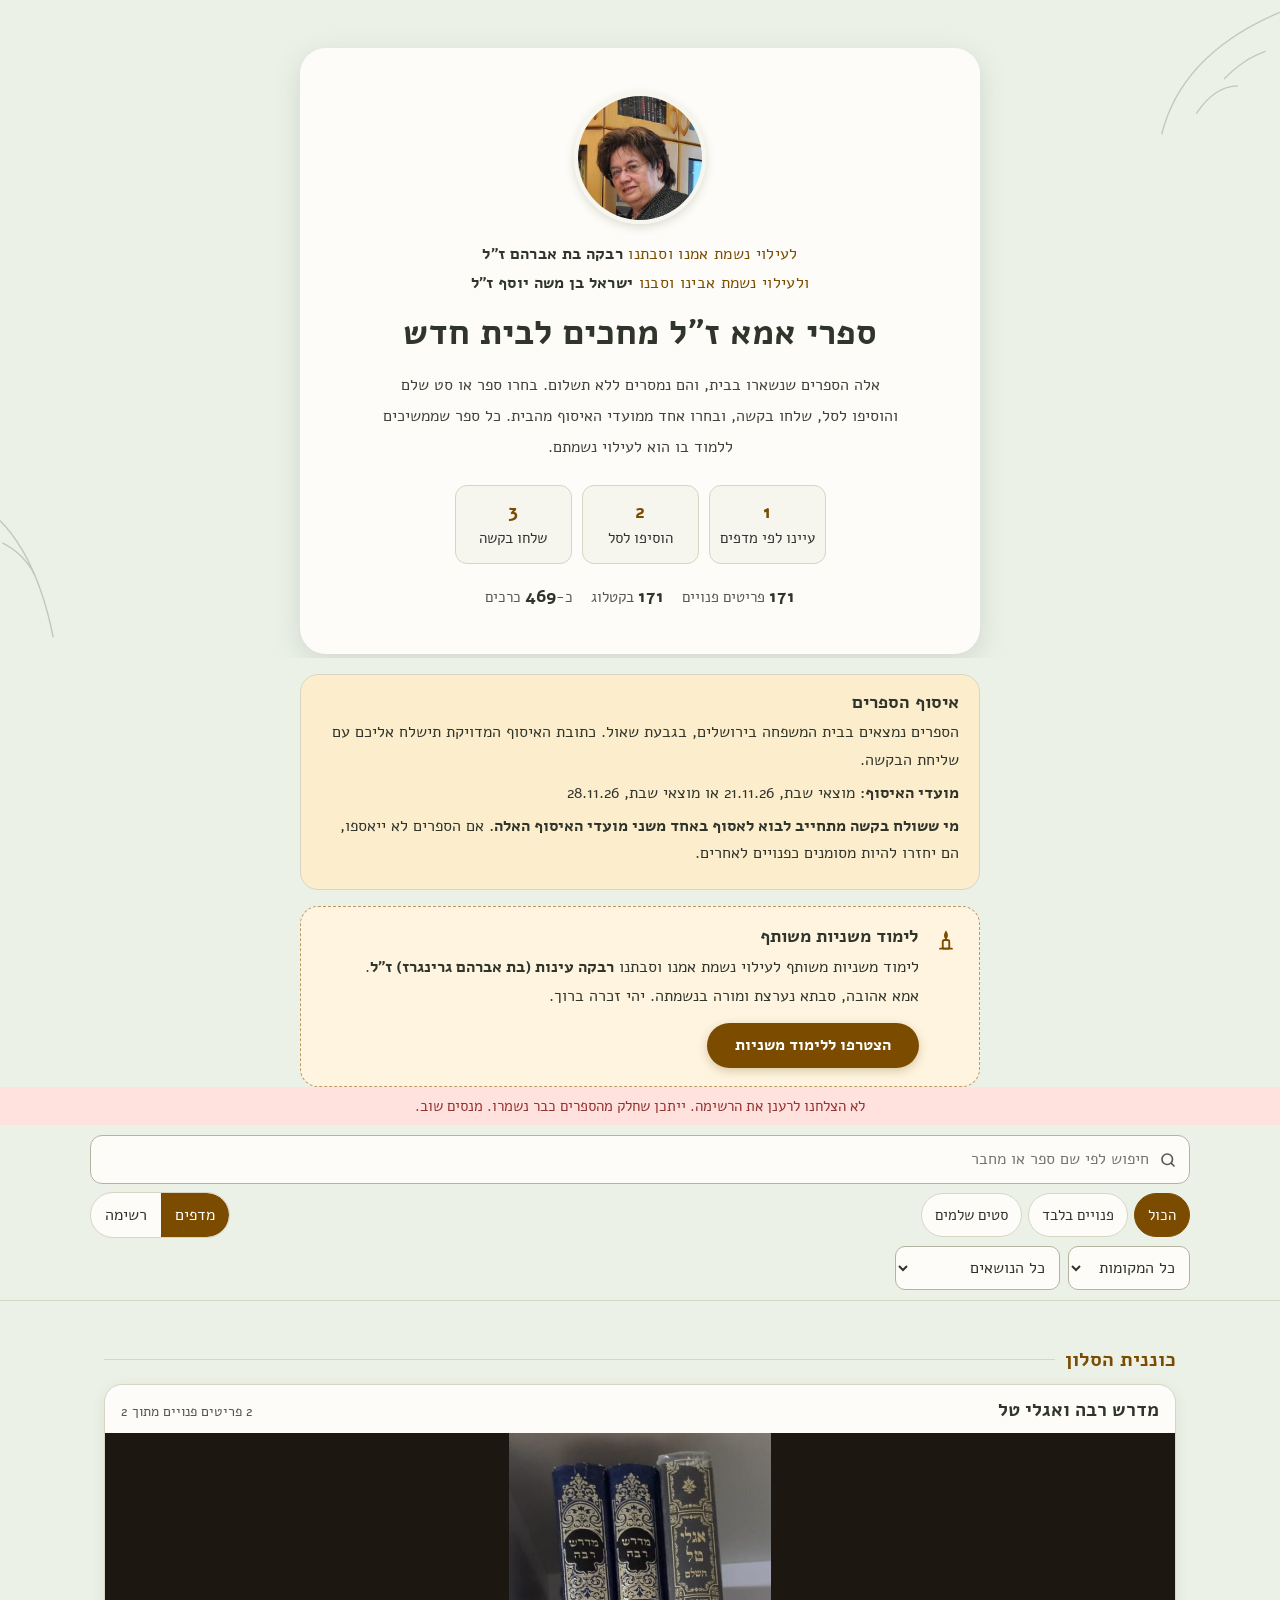
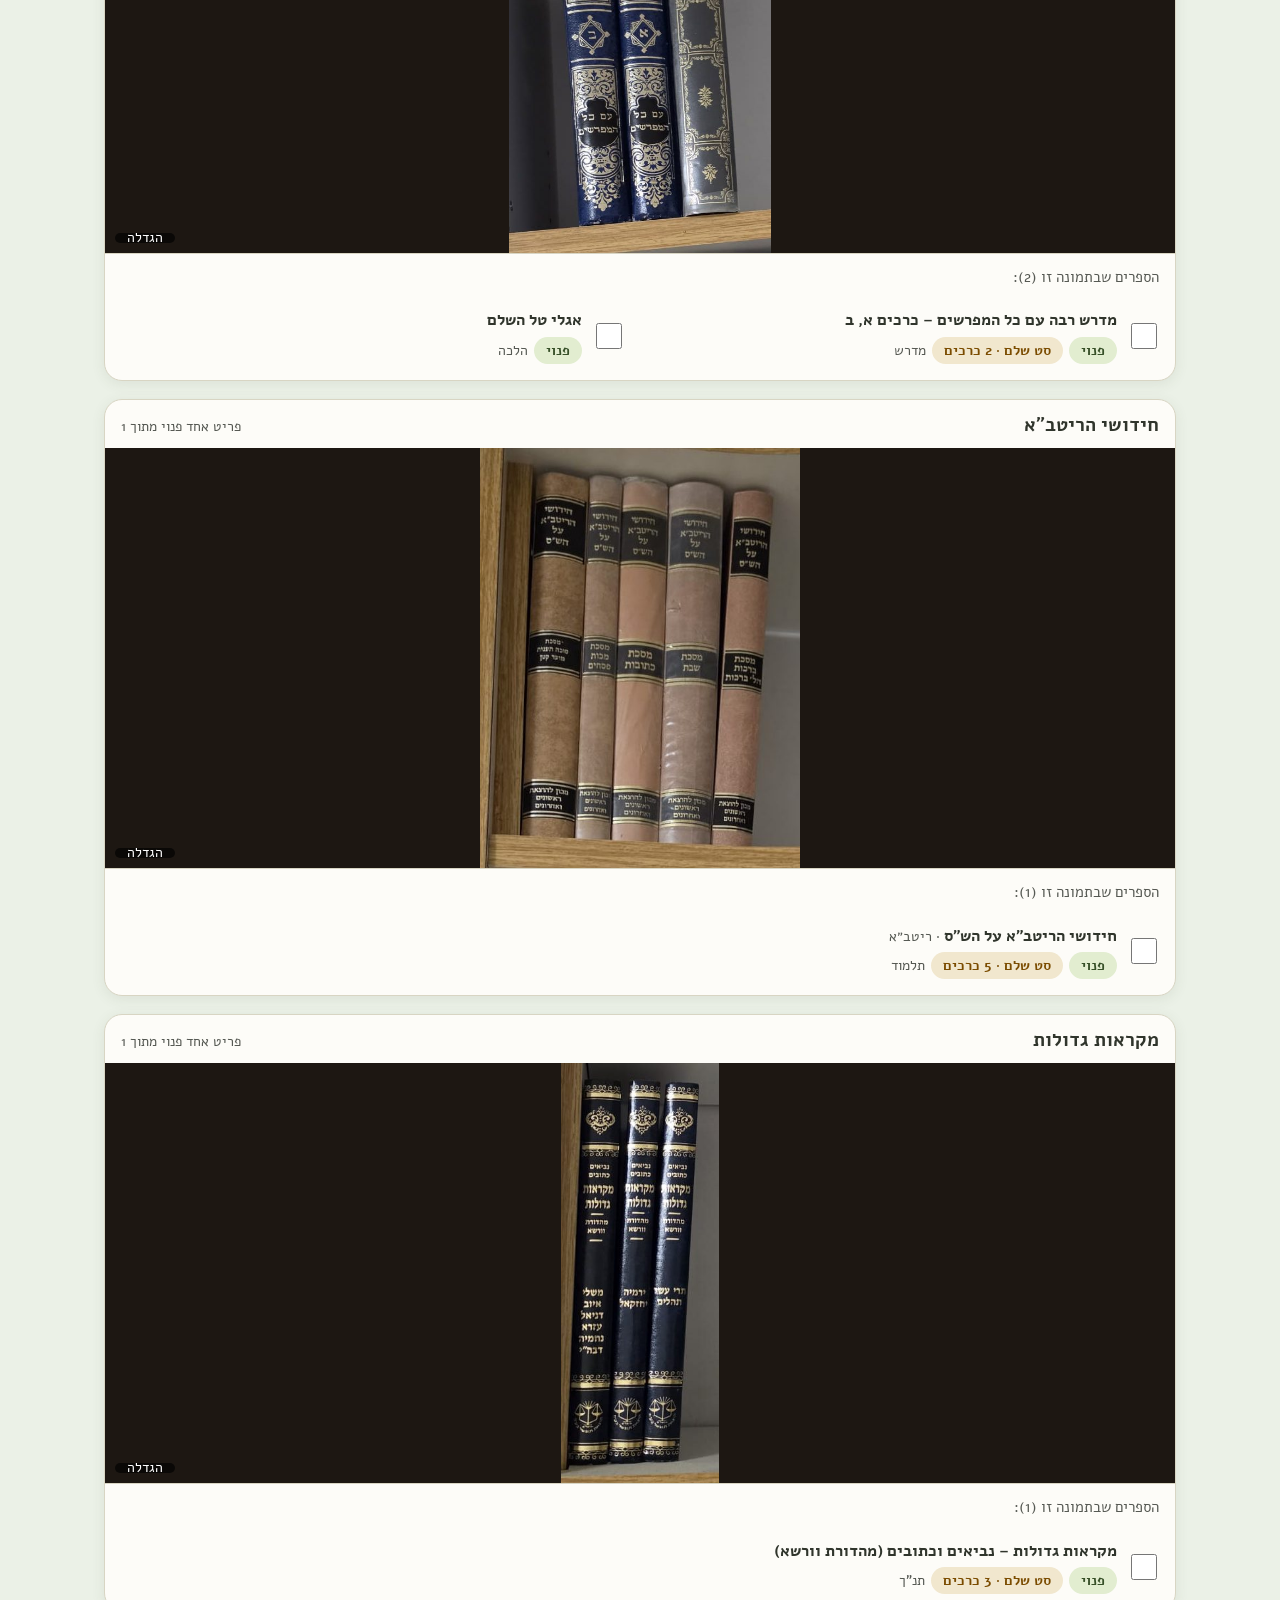
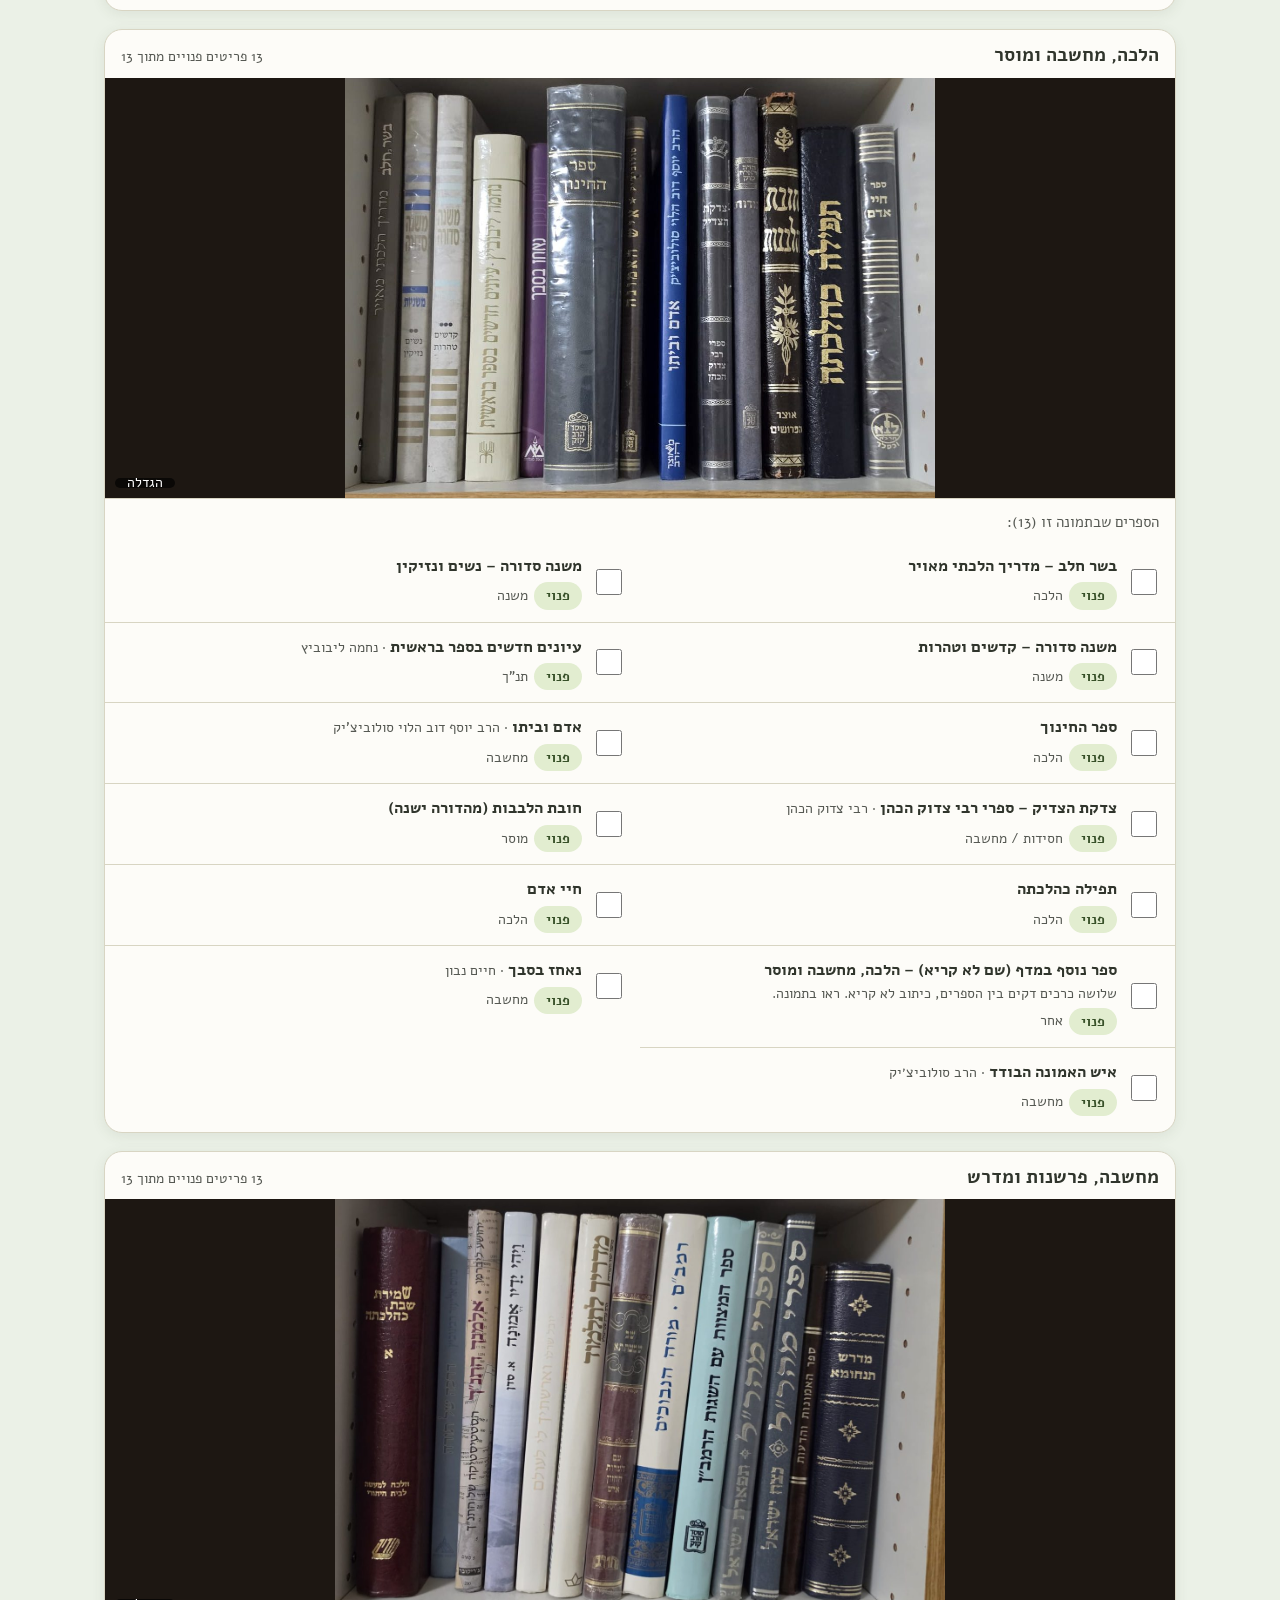
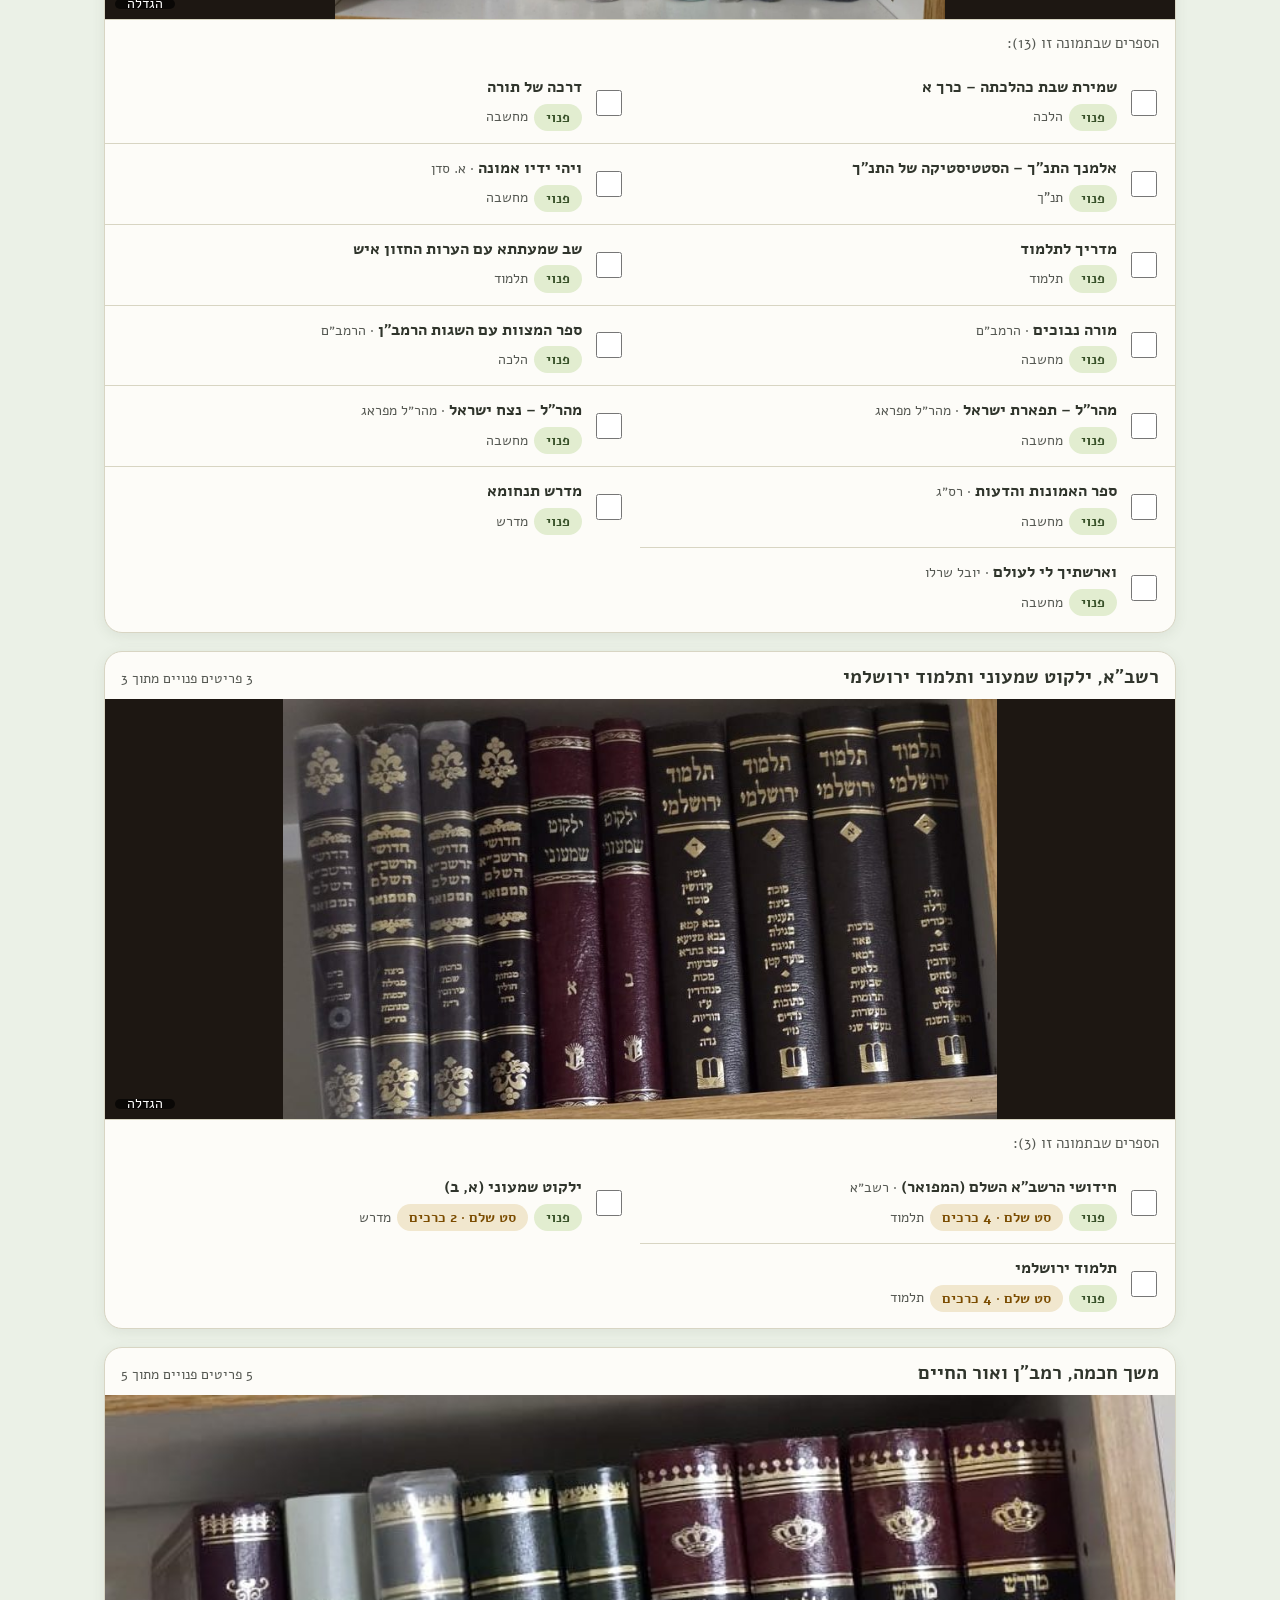
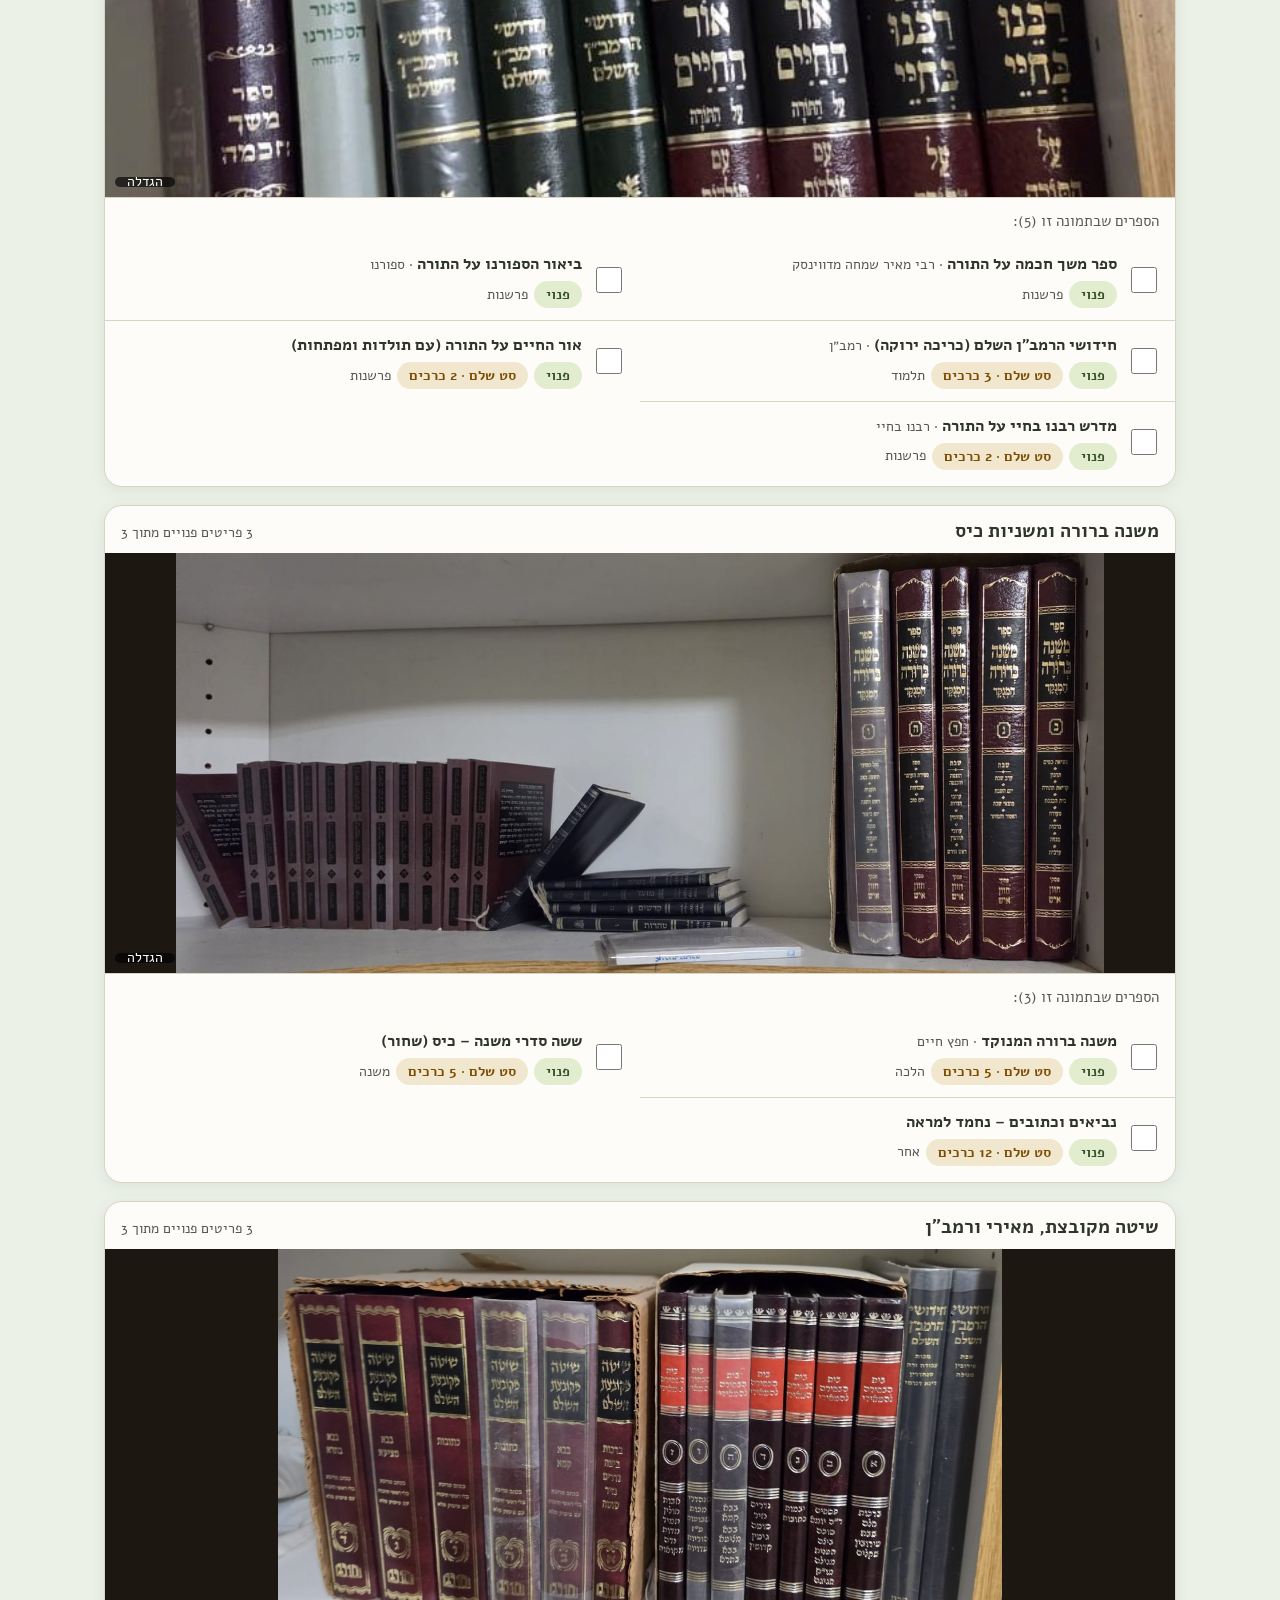
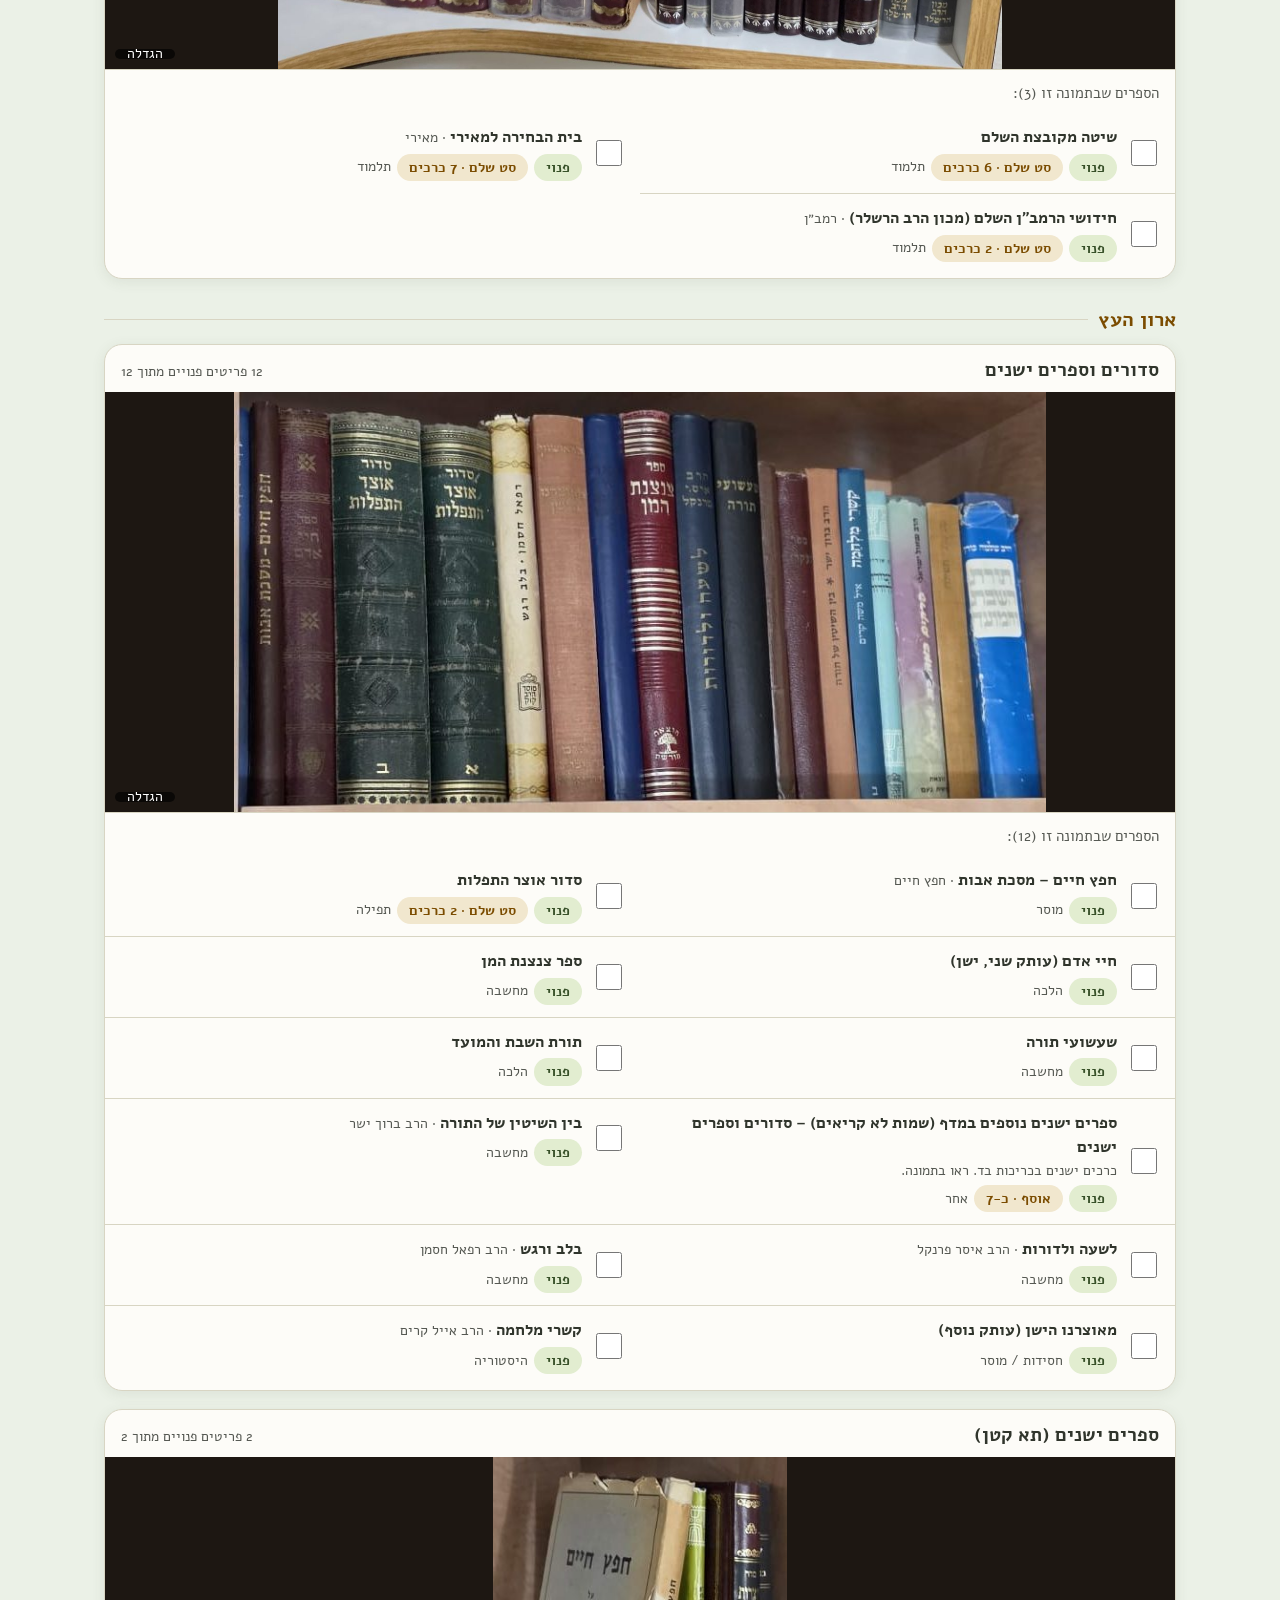
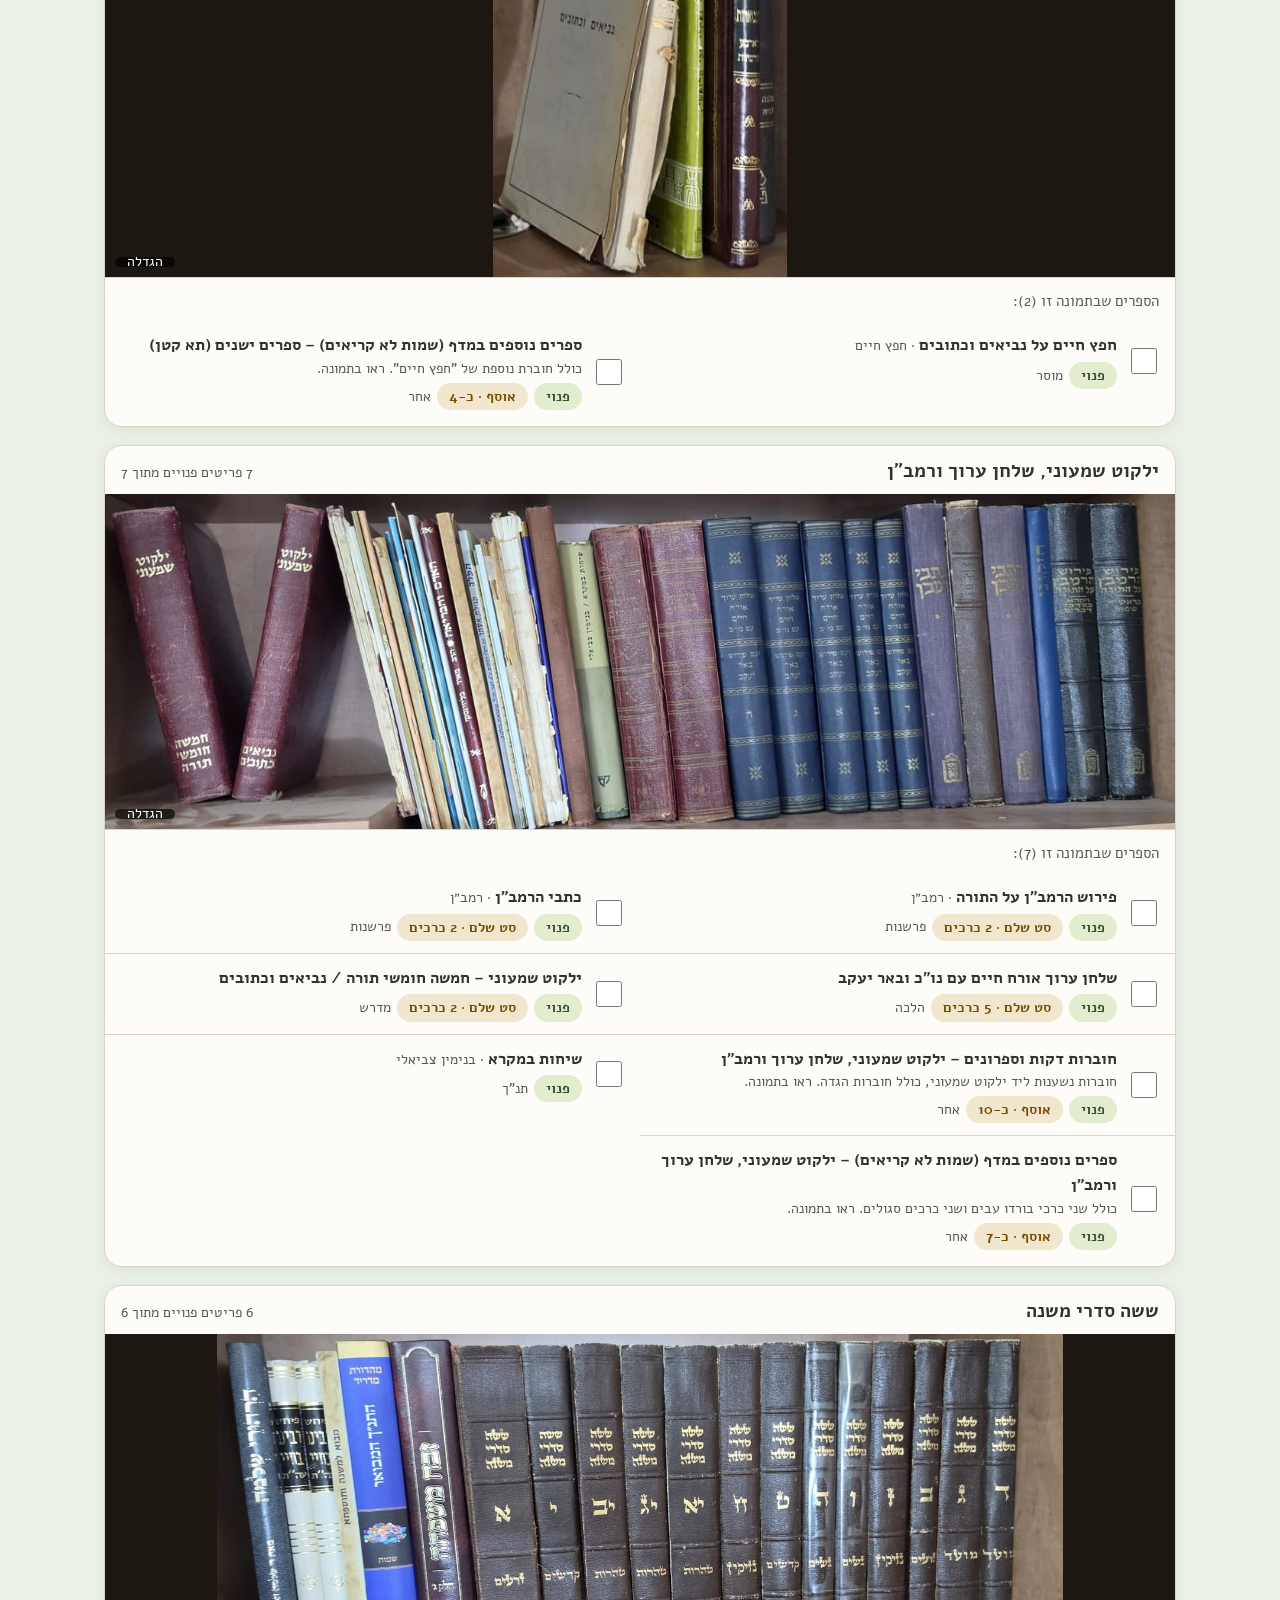
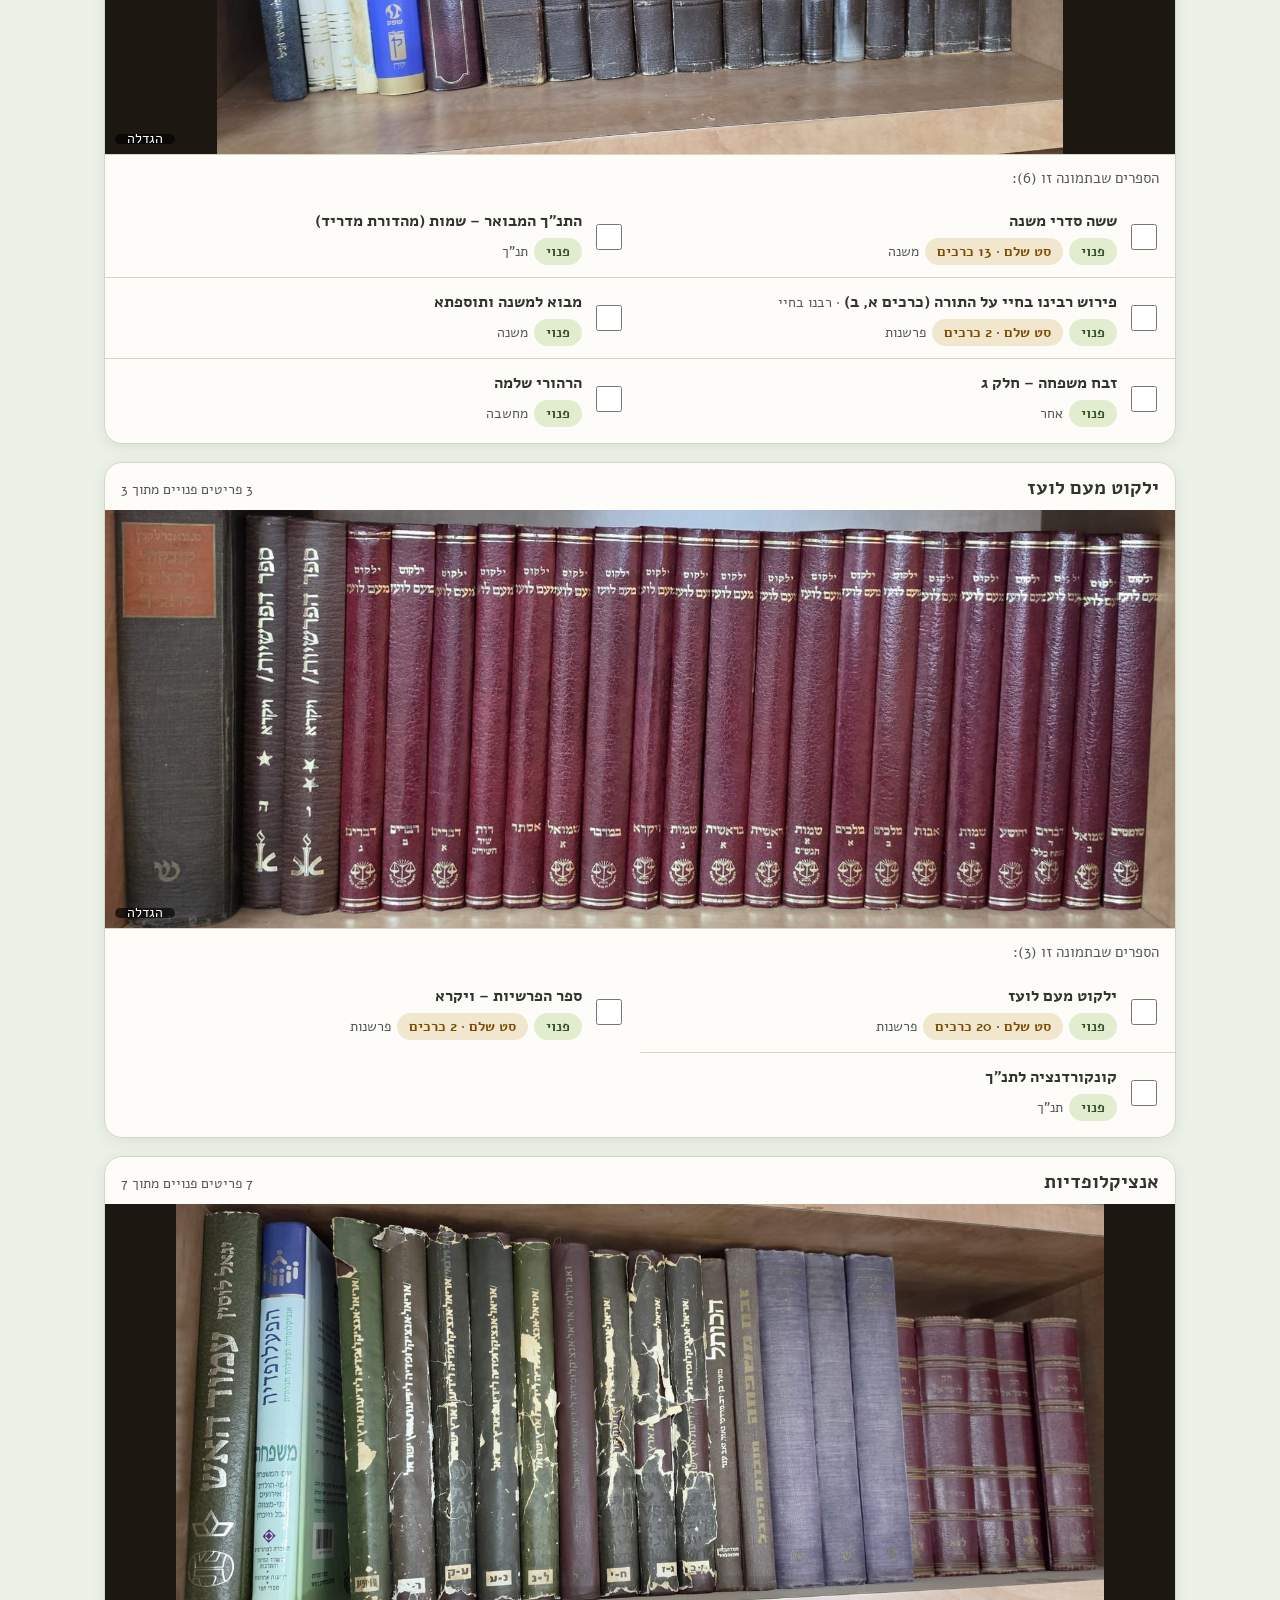
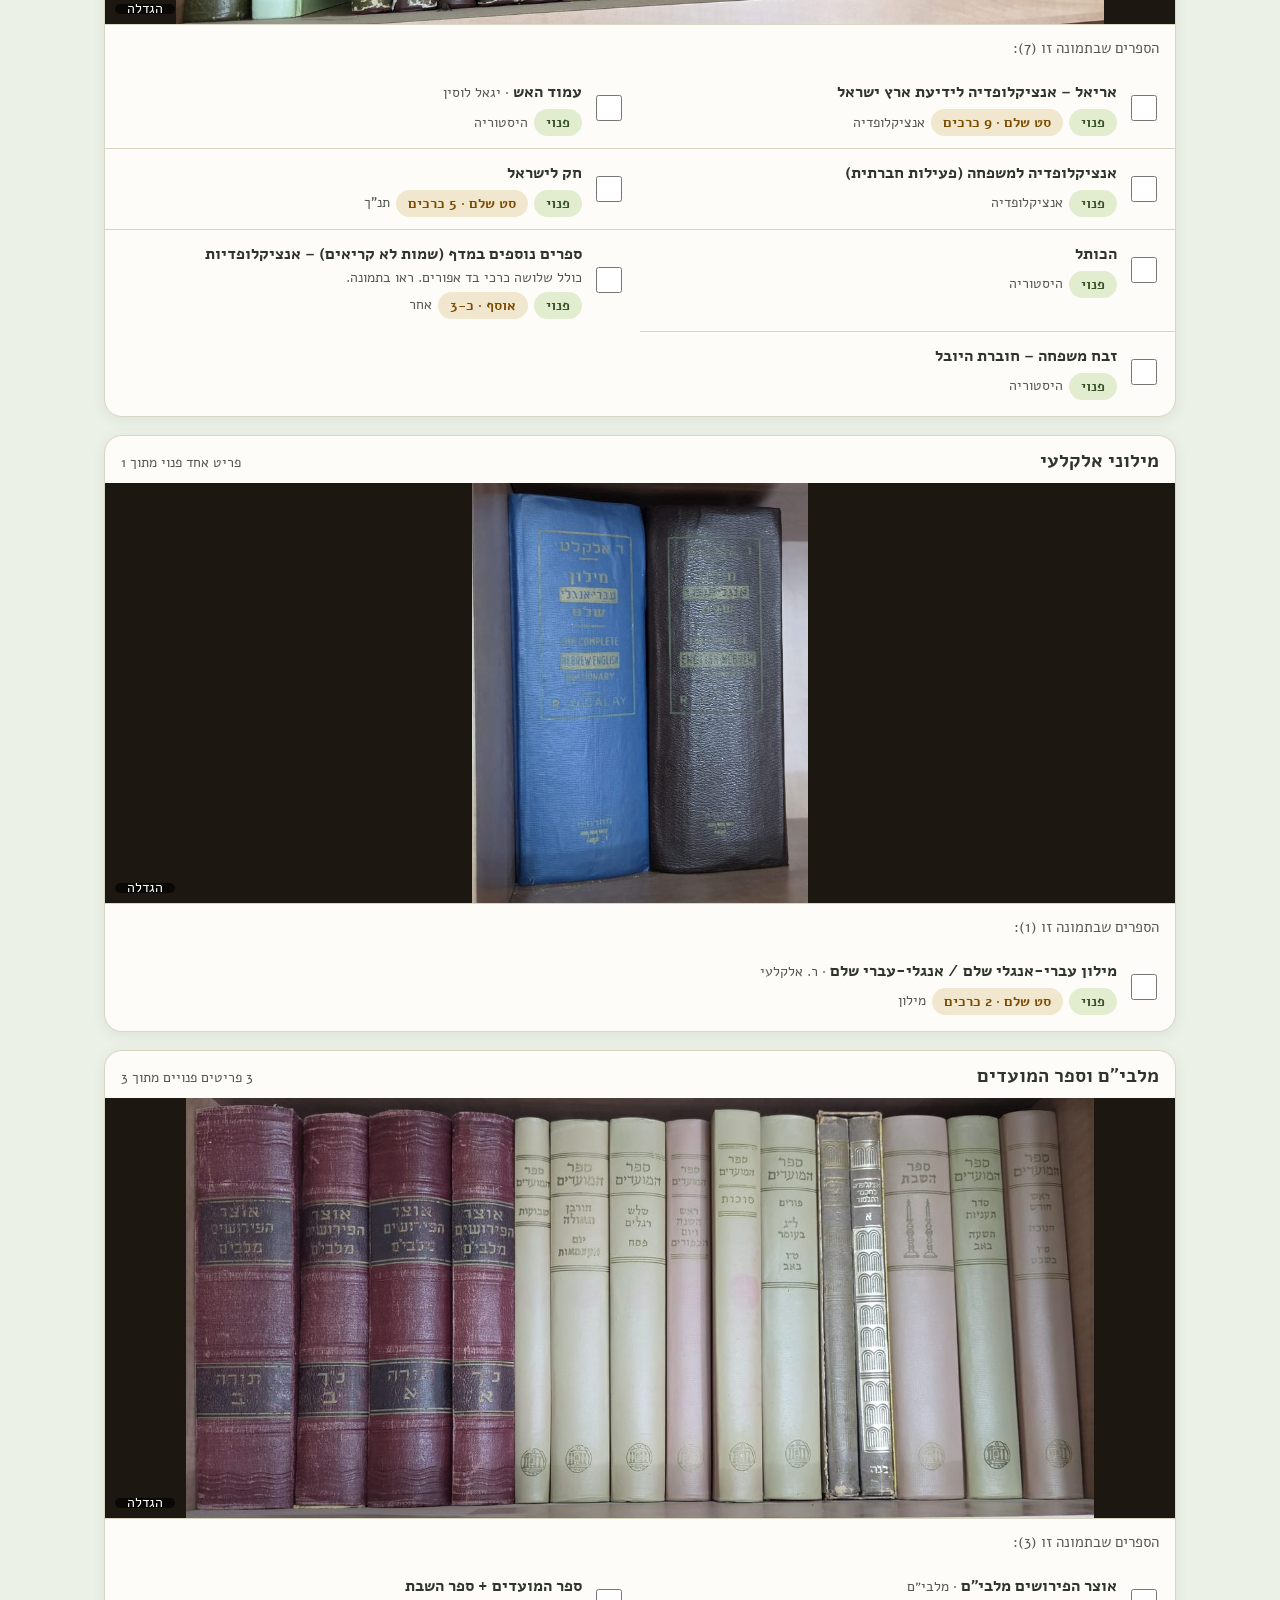
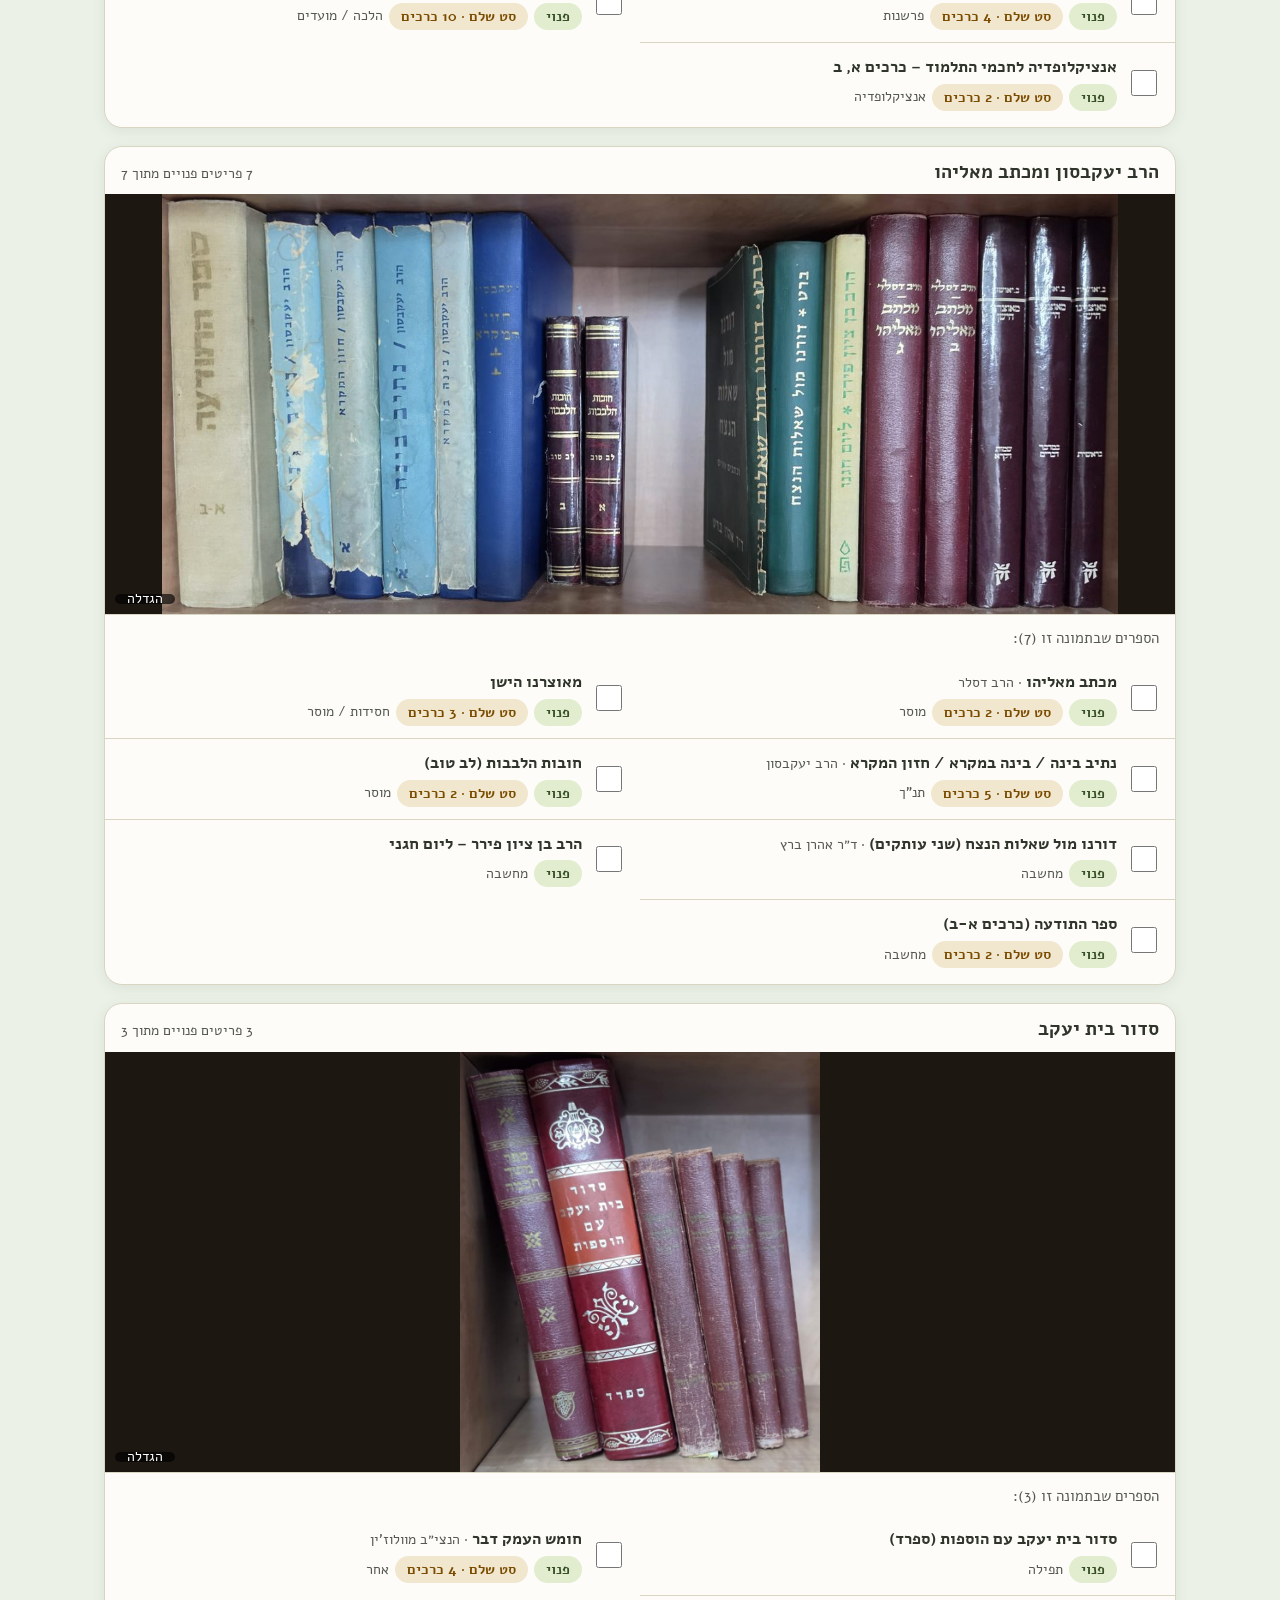
<file: index.html>
<!DOCTYPE html>
<html lang="he" dir="rtl">
<head>
  <meta charset="UTF-8">
  <meta name="viewport" content="width=device-width, initial-scale=1, viewport-fit=cover">
  <meta name="color-scheme" content="light">
  <title>ספרי אמא ז״ל – מחכים לבית חדש</title>
  <meta name="description" content="קטלוג הספרים שנשארו מבית אמא ז״ל. עיינו, בחרו ושלחו בקשה.">
  <meta name="robots" content="noindex, nofollow">
  <meta name="theme-color" content="#5a3a22">
  <link rel="icon" href="assets/rivka-portrait.jpg">
  <link rel="preconnect" href="https://fonts.googleapis.com">
  <link rel="preconnect" href="https://fonts.gstatic.com" crossorigin>
  <link rel="stylesheet" href="https://fonts.googleapis.com/css2?family=Alef:wght@400;700&display=swap">
  <link rel="stylesheet" href="css/styles.css">
</head>
<body>
  <a class="skip" href="#app">דלג לתוכן</a>
  <noscript><p style="padding:24px;text-align:center">האתר דורש JavaScript. נא לפתוח אותו בדפדפן עדכני.</p></noscript>

  <header class="hero">
    <svg class="leaf-deco top-right" viewBox="0 0 260 260" aria-hidden="true"><path d="M40 220 C 60 140, 120 80, 220 40" fill="none" stroke="currentColor" stroke-width="2"/><path d="M90 190 C 110 160, 130 150, 150 150" fill="none" stroke="currentColor" stroke-width="2"/><path d="M130 140 C 150 120, 165 110, 190 100" fill="none" stroke="currentColor" stroke-width="2"/></svg>
    <svg class="leaf-deco bottom-left" viewBox="0 0 220 220" aria-hidden="true"><path d="M20 20 C 60 40, 100 100, 120 200" fill="none" stroke="currentColor" stroke-width="2"/><path d="M50 70 C 70 80, 85 95, 95 115" fill="none" stroke="currentColor" stroke-width="2"/></svg>
    <div class="hero-card">
      <div class="hero-photo"><img src="assets/rivka-portrait.jpg" alt="רבקה עינות ז״ל" width="132" height="132"></div>
      <p class="eyebrow">לעילוי נשמת אמנו וסבתנו <b>רבקה בת אברהם ז״ל</b><br>ולעילוי נשמת אבינו וסבנו <b>ישראל בן משה יוסף ז״ל</b></p>
      <h1>ספרי אמא ז״ל מחכים לבית חדש</h1>
      <p class="lead">אלה הספרים שנשארו בבית, והם נמסרים ללא תשלום. בחרו ספר או סט שלם והוסיפו לסל, שלחו בקשה, ובחרו אחד ממועדי האיסוף מהבית. כל ספר שממשיכים ללמוד בו הוא לעילוי נשמתם.</p>
      <ol class="how">
        <li><b>1</b>עיינו לפי מדפים</li>
        <li><b>2</b>הוסיפו לסל</li>
        <li><b>3</b>שלחו בקשה</li>
      </ol>
      <div class="stats">
        <span><strong id="stat-free">–</strong> פריטים פנויים</span>
        <span><strong id="stat-total">–</strong> בקטלוג</span>
        <span>כ-<strong id="stat-vols">–</strong> כרכים</span>
      </div>
    </div>
  </header>

  <section class="pickup-card" aria-labelledby="pickup-title">
    <h2 id="pickup-title">איסוף הספרים</h2>
    <p>הספרים נמצאים בבית המשפחה בירושלים, בגבעת שאול. כתובת האיסוף המדויקת תישלח אליכם עם שליחת הבקשה.</p>
    <p><b>מועדי האיסוף:</b> <span id="pickup-dates"></span></p>
    <p><b>מי ששולח בקשה מתחייב לבוא לאסוף באחד משני מועדי האיסוף האלה.</b> אם הספרים לא ייאספו, הם יחזרו להיות מסומנים כפנויים לאחרים.</p>
  </section>

  <section class="memorial-card" aria-labelledby="mishna-title">
    <svg width="26" height="26" viewBox="0 0 24 24" fill="none" aria-hidden="true"><path d="M12 3.2c2.4 3.3 2.4 5.9 0 8.8-2.4-2.9-2.4-5.5 0-8.8z" fill="currentColor"/><rect x="9" y="12" width="6" height="8" rx="1.6" stroke="currentColor" stroke-width="1.7"/><path d="M6.5 20h11" stroke="currentColor" stroke-width="1.7" stroke-linecap="round"/></svg>
    <div>
      <h2 id="mishna-title">לימוד משניות משותף</h2>
      <p>לימוד משניות משותף לעילוי נשמת אמנו וסבתנו <b>רבקה עינות (בת אברהם גרינגרז) ז״ל</b>.<br>אמא אהובה, סבתא נערצת ומורה בנשמתה. יהי זכרה ברוך.</p>
      <a class="btn-accent" href="https://www.mishnayahad.com/oselm.jsp?r=6737728843" target="_blank" rel="noopener noreferrer">הצטרפו ללימוד משניות</a>
    </div>
  </section>

  <div class="demo-banner" id="demo-banner" hidden>מצב הדגמה: הנתונים נשמרים רק בדפדפן הזה ואינם נשלחים לאף אחד.</div>
  <div class="net-banner" id="net-banner" role="alert" hidden>לא הצלחנו לרענן את הרשימה. ייתכן שחלק מהספרים כבר נשמרו. מנסים שוב.</div>

  <div class="toolbar" role="search" aria-label="חיפוש וסינון">
    <div class="toolbar-inner">
      <div class="row">
        <div class="search">
          <label for="q" class="sr-only">חיפוש</label>
          <input id="q" type="search" placeholder="חיפוש לפי שם ספר או מחבר" autocomplete="off" enterkeyhint="search">
          <svg class="ico" aria-hidden="true" width="18" height="18" viewBox="0 0 24 24" fill="none" stroke="currentColor" stroke-width="2.2" stroke-linecap="round"><circle cx="11" cy="11" r="7"/><path d="m20 20-3.5-3.5"/></svg>
        </div>
        <button class="btn small mine-btn" type="button" id="mine-btn" hidden>הבקשות שלי (<span id="mine-count">0</span>)</button>
      </div>
      <div class="row chips-row">
        <div class="chips" role="group" aria-label="סינון">
          <button class="chip" type="button" data-filter="all" aria-pressed="true">הכול</button>
          <button class="chip" type="button" data-filter="free" aria-pressed="false">פנויים בלבד</button>
          <button class="chip" type="button" data-filter="set" aria-pressed="false">סטים שלמים</button>
        </div>
        <div class="seg" role="group" aria-label="תצוגה">
          <button type="button" id="view-shelves" aria-pressed="true">מדפים</button>
          <button type="button" id="view-list" aria-pressed="false">רשימה</button>
        </div>
      </div>
      <details class="more" id="more">
        <summary>עוד אפשרויות סינון</summary>
        <div class="row">
          <label class="sr-only" for="sel-group">מיקום</label>
          <select class="select" id="sel-group"><option value="">כל המקומות</option></select>
          <label class="sr-only" for="sel-cat">נושא</label>
          <select class="select" id="sel-cat"><option value="">כל הנושאים</option></select>
          <button class="btn-link" type="button" id="reset" hidden>ניקוי סינון</button>
        </div>
      </details>
    </div>
  </div>

  <main id="app" tabindex="-1">
    <div id="shelves-view"></div>
    <div id="list-view" class="flat" hidden></div>
    <p class="empty" id="empty" hidden>לא מצאנו ספרים שמתאימים. נסו מילה אחרת, או הציגו את כולם.<br><button class="btn" type="button" id="empty-reset">הצג את כל הספרים</button></p>
  </main>

  <footer>
    <p>האתר נבנה באהבה לעילוי נשמת רבקה בת אברהם ז״ל וישראל בן משה יוסף ז״ל.<br>הפרטים שתשאירו ישמשו אך ורק לתיאום איסוף הספרים.<br><a href="admin.html" class="admin-link">כניסת מנהל</a></p>
  </footer>

  <div class="selbar" id="selbar" hidden>
    <div class="selbar-inner">
      <span class="count" aria-live="polite" id="sel-text">בסל שלי: 0 פריטים</span>
      <span class="row">
        <button class="btn" type="button" id="sel-clear">ריקון הסל</button>
        <button class="btn primary" type="button" id="sel-send">לסל ושליחת בקשה</button>
      </span>
    </div>
  </div>

  <!-- בקשה -->
  <dialog id="request-dialog" aria-labelledby="req-title">
    <div class="dlg">
      <button class="x" type="button" data-close aria-label="סגירה">×</button>
      <div id="req-form-wrap">
        <h2 id="req-title" tabindex="-1">הסל שלי</h2>
        <p class="hint">אלה הספרים שבסל. אפשר להסיר פריט ב-×. בשליחה הם יישמרו עבורכם עד האיסוף במועד שתבחרו. מצב הבקשה יופיע ב"הבקשות שלי".</p>
        <p class="notice warn" id="req-limit" hidden></p>
        <ul class="chosen" id="req-list"></ul>
        <form id="req-form" novalidate>
          <div class="field">
            <label for="f-name">שם מלא *</label>
            <input id="f-name" name="name" autocomplete="name" required maxlength="80">
            <div class="err" id="e-name" aria-live="polite"></div>
          </div>
          <div class="field">
            <label for="f-phone">טלפון *</label>
            <input id="f-phone" name="phone" type="tel" inputmode="tel" autocomplete="tel" required maxlength="20" placeholder="050-1234567" dir="ltr" class="ltr">
            <div class="err" id="e-phone" aria-live="polite"></div>
          </div>
          <div class="field">
            <label for="f-email">מייל (לא חובה)</label>
            <input id="f-email" name="email" type="email" inputmode="email" autocomplete="email" maxlength="120" dir="ltr" class="ltr">
            <div class="err" id="e-email" aria-live="polite"></div>
          </div>
          <fieldset class="field slots">
            <legend>באיזה מועד תאספו? *</legend>
            <div id="slot-options"></div>
            <div class="err" id="e-slot" aria-live="polite"></div>
          </fieldset>
          <p class="notice warn">שליחת הבקשה היא התחייבות לבוא לאסוף את הספרים באחד משני המועדים. ספרים שלא ייאספו יחזרו להיות מסומנים כפנויים.</p>
          <div class="field">
            <label for="f-note">הערה (לא חובה)</label>
            <textarea id="f-note" name="note" rows="2" maxlength="300"></textarea>
          </div>
          <div class="hp" aria-hidden="true"><label>אל תמלאו שדה זה<input type="text" name="website" id="f-website" tabindex="-1" autocomplete="off"></label></div>
          <p class="hint" id="remember-hint">הפרטים יישמרו במכשיר הזה כדי שלא תצטרכו למלא שוב. <button class="btn-link" type="button" id="forget-contact">מחיקת הפרטים השמורים</button></p>
          <div class="err" id="e-form" role="alert"></div>
          <div class="actions">
            <button class="btn primary" type="submit" id="req-submit">שליחת הבקשה</button>
            <button class="btn" type="button" data-close>ביטול</button>
          </div>
        </form>
      </div>
      <div id="req-result" class="result" hidden></div>
    </div>
  </dialog>

  <!-- הבקשות שלי -->
  <dialog id="mine-dialog" aria-labelledby="mine-title">
    <div class="dlg">
      <button class="x" type="button" data-close aria-label="סגירה">×</button>
      <h2 id="mine-title">הבקשות שלי</h2>
      <p class="hint">כאן רואים את מצב כל בקשה ואת ההודעה שלי לגבי האיסוף.</p>
      <div id="mine-list"></div>
    </div>
  </dialog>

  <!-- תמונת מדף -->
  <dialog id="lightbox" aria-labelledby="lb-title">
    <div class="lb">
      <div class="lb-bar">
        <h2 id="lb-title"></h2>
        <button class="btn" type="button" data-close id="lb-close" autofocus>סגירה</button>
        <span class="lb-tools">
          <button class="btn" type="button" id="lb-prev" aria-label="מדף קודם">›</button>
          <button class="btn" type="button" id="lb-next" aria-label="מדף הבא">‹</button>
          <button class="btn" type="button" id="lb-zoom-out" aria-label="הקטנה">−</button>
          <button class="btn" type="button" id="lb-zoom-in" aria-label="הגדלה">+</button>
          <button class="btn" type="button" id="lb-fit">התאמה</button>
          <button class="btn" type="button" id="lb-goto">לרשימת הספרים</button>
        </span>
      </div>
      <div class="lb-stage" id="lb-stage"><img id="lb-img" alt=""></div>
    </div>
  </dialog>

  <div class="toast" id="toast" role="status" aria-live="polite"></div>

  <script src="js/config.js"></script>
  <script src="js/data.js"></script>
  <script src="js/api.js"></script>
  <script src="js/app.js"></script>
</body>
</html>
</file>
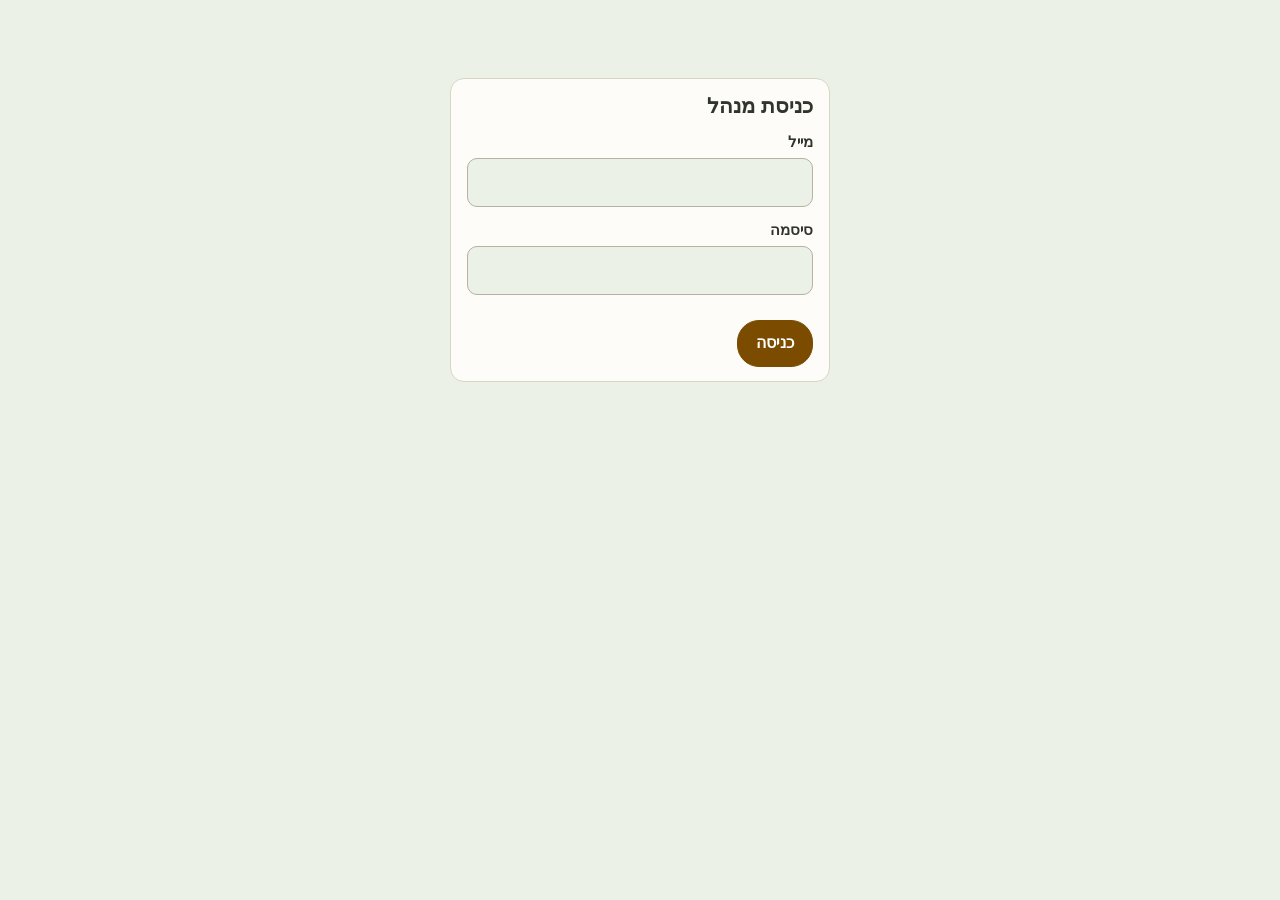
<file: admin.html>
<!DOCTYPE html>
<html lang="he" dir="rtl">
<head>
  <meta charset="UTF-8">
  <meta name="viewport" content="width=device-width, initial-scale=1, viewport-fit=cover">
  <title>ניהול – ספרי אמא ז״ל</title>
  <meta name="robots" content="noindex, nofollow">
  <link rel="stylesheet" href="css/styles.css">
  <style>
    body { padding-bottom: 40px; }
    .admin-wrap { max-width: 980px; margin: 0 auto; padding: 18px 14px; }
    .admin-head { display: flex; justify-content: space-between; align-items: center; gap: 10px; flex-wrap: wrap; margin-bottom: 14px; }
    .cards { display: grid; grid-template-columns: repeat(auto-fit, minmax(150px, 1fr)); gap: 10px; margin-bottom: 16px; }
    .card { background: var(--surface); border: 1px solid var(--line); border-radius: 12px; padding: 12px 14px; }
    .card b { display: block; font-size: 1.6rem; color: var(--brand); }
    .panel { background: var(--surface); border: 1px solid var(--line); border-radius: 14px; padding: 14px 16px; margin-bottom: 14px; }
    .person h3 { font-size: 1.05rem; }
    .person .contact { color: var(--muted); font-size: .92rem; display: flex; gap: 12px; flex-wrap: wrap; margin: 4px 0 8px; }
    .person .contact a { color: var(--brand); }
    .pitem { display: flex; justify-content: space-between; align-items: center; gap: 8px; flex-wrap: wrap; border-top: 1px solid var(--line); padding: 8px 0; }
    .pitem .btns { display: flex; gap: 6px; flex-wrap: wrap; }
    .btn.small { padding: 5px 11px; font-size: .88rem; }
    .login { max-width: 380px; margin: 60px auto; }
    .tabs { display: flex; gap: 6px; margin-bottom: 12px; flex-wrap: wrap; }
    .person-actions { margin-top: 10px; border-top: 1px solid var(--line); padding-top: 10px; }
    .pickup-input { width: 100%; margin: 6px 0; }
    .img-others { margin: 4px 0 0; padding-inline-start: 18px; font-size: .92rem; } .img-others .here { font-weight: 700; color: var(--brand); }
    .free-list { columns: 2 280px; padding-inline-start: 18px; }
    @media print { .admin-head .row, .tabs, .no-print { display: none !important; } }
  </style>
</head>
<body>
  <div class="demo-banner" id="demo-banner" hidden>מצב הדגמה: מסך הניהול מציג את נתוני ההדגמה של הדפדפן הזה, בלי התחברות.</div>

  <div class="admin-wrap" id="login-wrap" hidden>
    <form class="panel login" id="login-form">
      <h1 style="font-size:1.3rem;margin-bottom:12px">כניסת מנהל</h1>
      <div class="field"><label for="a-email">מייל</label><input id="a-email" type="email" autocomplete="username" required dir="ltr" style="text-align:right"></div>
      <div class="field"><label for="a-pass">סיסמה</label><input id="a-pass" type="password" autocomplete="current-password" required></div>
      <div class="err" id="a-err" role="alert"></div>
      <button class="btn primary" type="submit">כניסה</button>
    </form>
  </div>

  <div class="admin-wrap" id="admin-wrap" hidden>
    <div class="admin-head">
      <h1 style="font-size:1.4rem">ניהול בקשות</h1>
      <div class="row no-print">
        <a class="btn" href="index.html">לאתר</a>
        <button class="btn" type="button" id="refresh">רענון</button>
        <button class="btn" type="button" id="export">ייצוא CSV</button>
        <button class="btn" type="button" onclick="window.print()">הדפסה</button>
        <button class="btn" type="button" id="logout" hidden>יציאה</button>
        <button class="btn danger" type="button" id="demo-reset" hidden>איפוס נתוני הדגמה</button>
      </div>
    </div>

    <div class="cards" aria-live="polite">
      <div class="card"><b id="c-people">0</b>אנשים ביקשו</div>
      <div class="card"><b id="c-reserved">0</b>ממתינים לתיאום</div>
      <div class="card"><b id="c-arranged">0</b>איסוף נקבע</div>
      <div class="card"><b id="c-collected">0</b>פריטים נמסרו</div>
      <div class="card"><b id="c-free">0</b>פריטים פנויים</div>
    </div>

    <div class="panel no-print">
      <div class="row">
        <label for="limit"><b>מגבלת פריטים לאדם</b> (0 = ללא מגבלה):</label>
        <input id="limit" type="number" min="0" max="200" class="select" style="width:90px">
        <button class="btn" type="button" id="limit-save">שמירה</button>
        <span class="hint" id="limit-msg" aria-live="polite"></span>
      </div>
      <p class="hint" style="margin:6px 0 0">מפעילים בשלב 2 אם מתחילים לראות סימון מופרז. המגבלה נספרת לפי מספר הטלפון.</p>
    </div>

    <div class="tabs no-print" role="group" aria-label="תצוגה">
      <button class="chip" type="button" id="tab-people" aria-pressed="true">לפי אנשים</button>
      <button class="chip" type="button" id="tab-free" aria-pressed="false">ספרים פנויים</button>
      <input id="a-search" type="search" class="select" placeholder="חיפוש שם / טלפון" style="min-width:200px" aria-label="חיפוש">
    </div>

    <div id="people"></div>
    <div id="free" hidden></div>
  </div>

  <dialog id="img-dialog" aria-labelledby="img-title">
    <div class="dlg">
      <button class="x" type="button" data-close aria-label="סגירה">×</button>
      <h2 id="img-title" style="font-size:1.05rem"></h2>
      <img id="img-pic" alt="" style="width:100%;height:auto;max-height:60vh;object-fit:contain;background:#1d1712;border-radius:12px;margin-top:10px">
      <p class="hint"><a id="img-open" href="#" target="_blank" rel="noopener">פתיחת התמונה בחלון נפרד (זום)</a></p>
      <p class="hint" style="margin-bottom:2px">שאר הספרים באותה תמונה (הנוכחי מסומן):</p>
      <ul id="img-others" class="img-others"></ul>
    </div>
  </dialog>

  <div class="toast" id="toast" role="status" aria-live="polite"></div>
  <script src="js/config.js"></script>
  <script src="js/data.js"></script>
  <script src="js/api.js"></script>
  <script src="js/admin.js"></script>
</body>
</html>
</file>
<file: css/styles.css>
:root {
  --bg: #faf6ef;
  --surface: #ffffff;
  --ink: #2b2118;
  --muted: #6e6357;
  --line: #e7dfd1;
  --brand: #5a3a22;
  --brand-ink: #ffffff;
  --gold: #b8893a;
  --ok: #2f6f4a;
  --ok-bg: #e6f3ea;
  --warn: #8a5a12;
  --warn-bg: #fbf0d9;
  --bad: #a3322b;
  --bad-bg: #fbe7e5;
  --sel: #fff4d6;
  --sel-line: #d9a93a;
  --radius: 14px;
  --shadow: 0 1px 2px rgba(60, 40, 20, .06), 0 6px 18px rgba(60, 40, 20, .06);
  --font: "Segoe UI", "Heebo", "Arial Hebrew", Arial, system-ui, sans-serif;
}

* { box-sizing: border-box; }
html { scroll-behavior: smooth; scroll-padding-top: 76px; }
@media (prefers-reduced-motion: reduce) { html { scroll-behavior: auto; } * { transition: none !important; animation: none !important; } }
body { margin: 0; background: var(--bg); color: var(--ink); font-family: var(--font); line-height: 1.55; font-size: 16px; padding-bottom: 96px; }
h1, h2, h3 { line-height: 1.25; margin: 0; }
button, input, select, textarea { font: inherit; color: inherit; }
button { cursor: pointer; }
:focus-visible { outline: 3px solid var(--gold); outline-offset: 2px; border-radius: 6px; }
[hidden] { display: none !important; }
.skip { position: absolute; inset-inline-start: 8px; top: -60px; background: var(--brand); color: var(--brand-ink); padding: 8px 14px; border-radius: 8px; z-index: 100; }
.skip:focus { top: 8px; }
.sr-only { position: absolute; width: 1px; height: 1px; overflow: hidden; clip: rect(0 0 0 0); white-space: nowrap; }

/* ---------- hero ---------- */
.hero { background: linear-gradient(180deg, #4a2f1c 0%, #5a3a22 100%); color: #fff; padding: 36px 18px 30px; text-align: center; }
.hero-inner { max-width: 820px; margin: 0 auto; }
.eyebrow { margin: 0 0 12px; color: #f0d39b; letter-spacing: .02em; font-size: 1rem; line-height: 1.8; }
.eyebrow b { color: #fff; font-weight: 700; }
.hero h1 { font-size: clamp(1.6rem, 5vw, 2.4rem); font-weight: 800; }
.lead { margin: 14px auto 0; max-width: 640px; color: #f3eadc; font-size: 1.05rem; }
.how { list-style: none; display: grid; gap: 10px; grid-template-columns: repeat(3, 1fr); margin: 22px 0 0; padding: 0; }
.how li { background: rgba(255,255,255,.1); border: 1px solid rgba(255,255,255,.18); border-radius: 12px; padding: 12px 10px; font-size: .95rem; }
.how b { display: block; color: #f0d39b; font-size: 1.2rem; }
.stats { display: flex; gap: 18px; justify-content: center; flex-wrap: wrap; margin-top: 20px; color: #f3eadc; font-size: .95rem; }
.stats strong { color: #fff; font-size: 1.15rem; }
@media (max-width: 560px) { .how { grid-template-columns: 1fr; } }

.demo-banner { background: var(--warn-bg); color: var(--warn); text-align: center; padding: 8px 14px; font-size: .92rem; border-bottom: 1px solid var(--line); }
.net-banner { background: var(--bad-bg); color: var(--bad); text-align: center; padding: 8px 14px; font-size: .92rem; }

/* ---------- toolbar ---------- */
.toolbar { position: sticky; top: 0; z-index: 20; background: color-mix(in srgb, var(--bg) 92%, transparent); backdrop-filter: blur(8px); border-bottom: 1px solid var(--line); padding: 10px 14px; }
.toolbar-inner { max-width: 1100px; margin: 0 auto; display: grid; gap: 8px; }
.row { display: flex; gap: 8px; flex-wrap: wrap; align-items: center; }
.search { flex: 1 1 240px; position: relative; }
.search input { width: 100%; padding: 11px 40px 11px 14px; border: 1px solid var(--line); border-radius: 12px; background: var(--surface); }
.search .ico { position: absolute; inset-inline-start: auto; right: 13px; top: 50%; transform: translateY(-50%); color: var(--muted); pointer-events: none; }
.search .clear { position: absolute; left: 8px; top: 50%; transform: translateY(-50%); border: 0; background: transparent; color: var(--muted); padding: 6px 9px; font-size: 1.1rem; }
.chips { display: flex; gap: 6px; flex-wrap: wrap; }
.chip { border: 1px solid var(--line); background: var(--surface); padding: 7px 13px; border-radius: 99px; font-size: .92rem; }
.chip[aria-pressed="true"] { background: var(--brand); color: var(--brand-ink); border-color: var(--brand); }
.select { padding: 8px 10px; border: 1px solid var(--line); border-radius: 10px; background: var(--surface); max-width: 100%; }
.seg { display: inline-flex; border: 1px solid var(--line); border-radius: 10px; overflow: hidden; margin-inline-start: auto; }
.seg button { border: 0; background: var(--surface); padding: 8px 14px; }
.seg button[aria-pressed="true"] { background: var(--brand); color: var(--brand-ink); }
.btn-link { border: 0; background: transparent; color: var(--brand); text-decoration: underline; padding: 6px; }

/* ---------- main ---------- */
main { max-width: 1100px; margin: 0 auto; padding: 18px 14px; }
.group-title { margin: 28px 0 12px; font-size: 1.25rem; color: var(--brand); display: flex; align-items: center; gap: 10px; }
.group-title::after { content: ""; flex: 1; height: 1px; background: var(--line); }
.shelf { background: var(--surface); border: 1px solid var(--line); border-radius: var(--radius); box-shadow: var(--shadow); margin-bottom: 18px; overflow: hidden; scroll-margin-top: 90px; }
.shelf-head { display: flex; justify-content: space-between; align-items: baseline; gap: 10px; padding: 14px 16px 10px; flex-wrap: wrap; }
.shelf-head h2 { font-size: 1.1rem; }
.shelf-count { color: var(--muted); font-size: .9rem; }
.shelf-body { display: grid; grid-template-columns: 1fr; gap: 0; }
.shelf-img { position: relative; display: block; border: 0; padding: 0; background: #1d1712; width: 100%; }
.shelf-img img { display: block; width: 100%; height: auto; max-height: 300px; object-fit: contain; }
.shelf-img .zoom { position: absolute; bottom: 10px; inset-inline-end: 10px; background: rgba(0,0,0,.65); color: #fff; padding: 5px 12px; border-radius: 99px; font-size: .85rem; }
@media (min-width: 900px) {
  .shelf-body { grid-template-columns: minmax(0, 46%) minmax(0, 1fr); }
  .shelf-img { align-self: start; position: sticky; top: 130px; }
  .shelf-img img { max-height: 420px; }
}
.items { list-style: none; margin: 0; padding: 4px 0; }
.item { border-top: 1px solid var(--line); }
.item:first-child { border-top: 0; }
.item label { display: grid; grid-template-columns: auto 1fr auto; gap: 12px; align-items: center; padding: 12px 16px; cursor: pointer; min-height: 56px; }
.item input[type=checkbox] { width: 22px; height: 22px; accent-color: var(--brand); margin: 0; }
.item .title { font-weight: 650; }
.item .sub { color: var(--muted); font-size: .88rem; }
.item.selected { background: var(--sel); box-shadow: inset 4px 0 0 var(--sel-line); }
.item.unavailable label { cursor: default; opacity: .62; }
.item.unavailable .title { text-decoration: line-through; text-decoration-thickness: 1px; }
.badge { display: inline-block; font-size: .78rem; padding: 2px 10px; border-radius: 99px; white-space: nowrap; }
.badge.set { background: #efe6fb; color: #5b3a8c; }

.badge.free { background: var(--ok-bg); color: var(--ok); }
.badge.reserved { background: var(--warn-bg); color: var(--warn); }
.badge.collected { background: var(--bad-bg); color: var(--bad); }
.meta { display: flex; gap: 6px; flex-wrap: wrap; align-items: center; margin-top: 4px; }
.empty { text-align: center; color: var(--muted); padding: 50px 10px; }
.empty button { margin-top: 10px; }

/* list view */
.flat .item { background: var(--surface); border: 1px solid var(--line); border-radius: 12px; margin-bottom: 8px; }
.flat .item label { grid-template-columns: auto 1fr; }
.flat .shelf-link { border: 0; background: transparent; color: var(--brand); text-decoration: underline; padding: 0; font-size: .85rem; }

/* ---------- selection bar ---------- */
.selbar { position: fixed; inset-inline: 0; bottom: 0; z-index: 30; padding: 10px 14px calc(10px + env(safe-area-inset-bottom)); background: var(--surface); border-top: 1px solid var(--line); box-shadow: 0 -6px 20px rgba(0,0,0,.1); }
.selbar-inner { max-width: 1100px; margin: 0 auto; display: flex; gap: 10px; align-items: center; justify-content: space-between; flex-wrap: wrap; }
.selbar .count { font-weight: 700; }
.btn { border: 1px solid var(--line); background: var(--surface); padding: 10px 18px; border-radius: 12px; font-weight: 600; }
.btn.primary { background: var(--brand); color: var(--brand-ink); border-color: var(--brand); }
.btn.danger { color: var(--bad); border-color: var(--bad); }
.btn[disabled] { opacity: .55; cursor: not-allowed; }
.mine-btn { position: fixed; inset-inline-start: 12px; bottom: 84px; z-index: 25; box-shadow: var(--shadow); }

/* ---------- dialogs ---------- */
dialog { border: 0; border-radius: 18px; padding: 0; max-width: min(560px, 94vw); width: 100%; background: var(--surface); color: var(--ink); box-shadow: 0 20px 60px rgba(0,0,0,.35); }
dialog::backdrop { background: rgba(20, 12, 6, .6); }
.dlg { padding: 20px 20px 22px; max-height: 88vh; overflow: auto; }
.dlg h2 { font-size: 1.25rem; margin-bottom: 6px; }
.dlg .x { position: absolute; inset-inline-start: 10px; top: 10px; border: 0; background: transparent; font-size: 1.5rem; padding: 4px 12px; color: var(--muted); }
.chosen { list-style: none; margin: 10px 0 14px; padding: 0; max-height: 170px; overflow: auto; border: 1px solid var(--line); border-radius: 12px; }
.chosen li { display: flex; justify-content: space-between; gap: 8px; align-items: center; padding: 8px 12px; border-top: 1px solid var(--line); }
.chosen li:first-child { border-top: 0; }
.chosen button { border: 0; background: transparent; color: var(--bad); font-size: 1.1rem; padding: 2px 8px; }
.field { display: grid; gap: 4px; margin-bottom: 12px; }
.field label { font-weight: 600; font-size: .93rem; }
.field input, .field textarea { padding: 11px 12px; border: 1px solid var(--line); border-radius: 10px; background: var(--bg); width: 100%; }
.field input[aria-invalid="true"] { border-color: var(--bad); }
.err { color: var(--bad); font-size: .85rem; min-height: 1em; }
.hint { color: var(--muted); font-size: .85rem; }
.hp { position: absolute; left: -9999px; width: 1px; height: 1px; opacity: 0; }
.actions { display: flex; gap: 10px; flex-wrap: wrap; margin-top: 8px; }
.result ul { padding-inline-start: 20px; }
.notice { border-radius: 12px; padding: 10px 14px; margin: 10px 0; font-size: .95rem; }
.notice.ok { background: var(--ok-bg); color: var(--ok); }
.notice.warn { background: var(--warn-bg); color: var(--warn); }
.mine-item { display: flex; justify-content: space-between; align-items: center; gap: 10px; border-top: 1px solid var(--line); padding: 10px 0; }

/* lightbox */
#lightbox { max-width: 100vw; width: 100vw; height: 100dvh; max-height: 100dvh; border-radius: 0; background: #0f0b08; color: #fff; }
.lb { display: grid; grid-template-rows: auto 1fr; height: 100%; }
.lb-bar { display: flex; gap: 8px; align-items: center; justify-content: space-between; padding: 10px 12px; flex-wrap: wrap; background: #1a130d; }
.lb-bar h2 { font-size: 1rem; }
.lb-bar .btn { background: #2a2018; color: #fff; border-color: #44352a; padding: 7px 12px; }
.lb-stage { position: relative; overflow: hidden; touch-action: none; cursor: grab; }
.lb-stage.grabbing { cursor: grabbing; }
.lb-stage img { position: absolute; left: 0; top: 0; transform-origin: 0 0; user-select: none; -webkit-user-drag: none; max-width: none; }

/* toast */
.toast { position: fixed; inset-inline: 0; bottom: 92px; margin: 0 auto; width: fit-content; max-width: 92vw; background: #2b2118; color: #fff; padding: 10px 18px; border-radius: 99px; z-index: 60; opacity: 0; transform: translateY(10px); transition: .25s; pointer-events: none; }
.toast.show { opacity: 1; transform: none; }
footer { text-align: center; color: var(--muted); font-size: .88rem; padding: 26px 14px; }
footer a { color: inherit; }

@media print {
  .toolbar, .selbar, .mine-btn, .hero .how, .shelf-img { display: none !important; }
  body { padding: 0; background: #fff; }
}

/* ============================================================
   שיפורים אחרי בדיקות QA ו-UI
   ============================================================ */
:root { --ring: #8f6620; --field-line: #b9ab98; --toolbar-h: 120px; }

:focus-visible { outline-color: var(--ring); }
html { scroll-padding-top: calc(var(--toolbar-h) + 8px); }
.shelf { scroll-margin-top: calc(var(--toolbar-h) + 10px); }
.shelf-img { top: calc(var(--toolbar-h) + 10px); }
.hero .stats { }

/* שדות קריאים יותר */
.search input, .select, .field input, .field textarea { border-color: var(--field-line); }
.ltr { text-align: right; }
.ltr::placeholder { text-align: right; }

/* מטרות מגע 44px */
.chip, .seg button, .select, .btn-link, .btn { min-height: 44px; }
.btn.small { min-height: 44px; padding: 6px 14px; font-size: .92rem; }
.dlg .x, .chosen button { min-width: 44px; min-height: 44px; }
.lb-bar .btn { min-height: 44px; min-width: 44px; }
.item input[type=checkbox] { width: 26px; height: 26px; margin-inline: 2px; }

/* סטטוסים */
.badge { font-size: .85rem; padding: 3px 12px; font-weight: 600; }
.badge.mine { background: var(--ok-bg); color: var(--ok); }
.item.unavailable label { opacity: 1; cursor: default; }
.item.unavailable .title { color: var(--muted); text-decoration: none; }
.item.unavailable input { visibility: hidden; }
.item label { grid-template-columns: auto 1fr; }
.item.selected { box-shadow: inset -4px 0 0 var(--sel-line); }
.txt { min-width: 0; }

/* "הבקשות שלי" בתוך סרגל הכלים (במקום כפתור צף) */
.mine-btn { position: static; inset: auto; box-shadow: none; margin-inline-start: auto; white-space: nowrap; }
.toast { bottom: calc(88px + env(safe-area-inset-bottom)); }
@media (prefers-reduced-motion: reduce) { .toast { transition: none; transform: none; } }

/* honeypot בלי גלילה אופקית */
.dlg { position: relative; max-height: calc(100dvh - 24px); }
.hp { position: absolute; left: auto; inset-inline-start: 0; width: 1px; height: 1px; overflow: hidden; clip-path: inset(50%); opacity: 0; pointer-events: none; }
.actions { position: sticky; bottom: 0; background: var(--surface); padding: 10px 0 4px; margin-top: 8px; border-top: 1px solid var(--line); }
.result .actions { position: static; border: 0; }
.dlg h2:focus, .result h2:focus, dialog [tabindex="-1"]:focus { outline: none; }

/* סרגל כלים */
.toolbar .search { min-width: 0; }
.more > summary { display: none; list-style: none; cursor: pointer; padding: 6px 2px; color: var(--brand); font-size: .92rem; }
.more > summary::-webkit-details-marker { display: none; }
@media (max-width: 640px) {
  .toolbar { padding: 8px 12px; }
  .toolbar-inner { gap: 6px; }
  .chips-row { flex-wrap: nowrap; }
  .chips { flex-wrap: nowrap; overflow-x: auto; scrollbar-width: none; flex: 1 1 auto; }
  .chip { white-space: nowrap; }
  .seg { margin-inline-start: 0; flex: none; }
  .more > summary { display: block; min-height: 36px; }
  .more:not([open]) > .row { display: none; }
}
@media (min-width: 641px) { .more > summary { display: none; } .more > .row { display: flex; } }

/* hero קומפקטי בנייד */
@media (max-width: 560px) {
  .hero { padding: 22px 16px 18px; }
  .how { grid-template-columns: repeat(3, 1fr); gap: 6px; margin-top: 14px; }
  .how li { padding: 8px 4px; font-size: .82rem; }
  .how b { font-size: 1rem; }
  .stats { margin-top: 12px; gap: 2px 14px; font-size: .88rem; }
  .lead { font-size: .98rem; }
}

/* lightbox בנייד */
.lb-bar { align-items: center; }
.lb-tools { display: flex; gap: 6px; flex-wrap: wrap; }
@media (max-width: 560px) {
  .lb-bar { padding: 6px 8px; gap: 6px; }
  .lb-tools { width: 100%; justify-content: space-between; }
  #lb-fit, #lb-goto { font-size: .85rem; padding-inline: 8px; }
}
#lb-close { order: 2; }

/* הדפסה (גם למסך הניהול) */
@media print {
  :root { --bg: #fff; --surface: #fff; --ink: #000; --muted: #333; --line: #bbb; --brand: #000; }
  .pitem .btns, .btn, .no-print { display: none !important; }
  .panel, .shelf { box-shadow: none; break-inside: avoid; }
  .person .contact a { color: #000; text-decoration: none; }
}

/* תיקון גלישה אופקית בנייד: עמודת ה-grid לא מתרחבת מעבר לרוחב המסך */
.toolbar-inner { grid-template-columns: minmax(0, 1fr); }
.toolbar .row, .chips { min-width: 0; }
.search { flex: 1 1 0; min-width: 140px; }
.mine-btn, .seg { flex: none; }

/* ---- תיקוני נייד שנמצאו בבדיקה על טלפון אמיתי ---- */
.shelf-img { display: flex; align-items: center; justify-content: center; line-height: 0; }
.shelf-img img { flex: none; }
@media (max-width: 640px) {
  .toolbar { position: static; }          /* לא דביק בנייד: לא אוכל מסך */
  .chips-row { flex-wrap: wrap; }
  .chips { flex-wrap: wrap; overflow: visible; flex: 1 1 100%; }
  .seg { margin-inline-start: 0; }
  html { scroll-padding-top: 8px; }
}

/* ---- פריסה: תמונת המדף למעלה, כל הספרים שבה מתחתיה ---- */
.shelf-body { display: block; }
.shelf-img { position: relative; top: auto; align-self: auto; }
.shelf-img img { max-height: 340px; }
.shelf-note { margin: 0; padding: 12px 16px 4px; color: var(--muted); font-size: .92rem; border-top: 1px solid var(--line); }
.desc { display: block; color: var(--muted); font-size: .85rem; }
@media (min-width: 900px) {
  .shelf-body { display: block; }
  .shelf-img img { max-height: 420px; }
  .items { display: grid; grid-template-columns: 1fr 1fr; column-gap: 0; }
  .item:nth-child(2) { border-top: 0; }
}

/* ---- סל, סטטוסים וקישור אישי ---- */
.badge.arranged { background: #e3eefc; color: #1d4f91; }

.linkbox { margin-top: 14px; padding: 12px; border: 1px dashed var(--field-line); border-radius: 12px; }
.linkinput { width: 100%; margin: 6px 0; padding: 9px 10px; border: 1px solid var(--field-line); border-radius: 10px; background: var(--bg); font-size: .85rem; }
.admin-link { color: inherit; opacity: .75; font-size: .85rem; }

/* ============================================================
   עיצוב "גן של אור" (מאתר ההנצחה): פלטה ירוקה-זהובה, Alef, כרטיס עם דיוקן ועלים
   ============================================================ */
:root {
  /* גיבוי hex לדפדפנים ישנים; oklch בהמשך */
  --bg: #f1f3ea; --surface: #fdfcf8; --surface-soft: #f6f5ec; --ink: #373b30; --ink-soft: #454a3d; --muted: #5f6356;
  --line: #dcd9c6; --field-line: #b9b59f;
  --brand: #7a5517; --brand-ink: #ffffff; --gold: #be8a3f; --ring: #7a5517; --leaf: #7d8a6d;
  --ok: #3d5a2c; --ok-bg: #e4ebd8; --warn: #7a5517; --warn-bg: #f8edd2; --bad: #9b3a2e; --bad-bg: #f7e3df;
  --sel: #fbf1d5; --sel-line: #c58f3a; --family-card-bg: #fbf3df; --family-card-border: #c9a566;
  --shadow: 0 3px 14px rgba(70, 80, 50, .09);
  --shadow-lg: 0 8px 28px rgba(70, 80, 50, .15);
  --font: 'Alef', 'Segoe UI', Tahoma, 'Arial Hebrew', Arial, sans-serif;
  color-scheme: light;
}
@supports (color: oklch(0 0 0)) {
  :root {
    --bg: oklch(95% 0.014 130); --surface: oklch(99% 0.005 90); --surface-soft: oklch(97% 0.01 100);
    --ink: oklch(32% 0.0165 130); --ink-soft: oklch(38% 0.0165 130); --muted: oklch(46% 0.011 130);
    --line: oklch(87% 0.025 100); --field-line: oklch(76% 0.025 100);
    --brand: oklch(46% 0.1 70); --gold: oklch(65% 0.1 70); --ring: oklch(46% 0.1 70); --leaf: oklch(55% 0.033 125);
    --ok: oklch(40% 0.07 135); --ok-bg: oklch(93% 0.04 125); --warn: oklch(46% 0.1 70); --warn-bg: oklch(95% 0.045 85);
    --bad: oklch(46% 0.13 25); --bad-bg: oklch(94% 0.04 25);
    --sel: oklch(96% 0.05 90); --sel-line: oklch(70% 0.11 75);
    --family-card-bg: oklch(97% 0.03 85); --family-card-border: oklch(70% 0.08 75);
    --shadow: 0 3px 14px oklch(40% 0.0275 130 / 0.09); --shadow-lg: 0 8px 28px oklch(40% 0.0275 130 / 0.15);
  }
}
body { font-family: var(--font); background: var(--bg); color: var(--ink); }
h1, h2, h3 { font-family: var(--font); }

/* כרטיס הפתיחה */
.hero { background: transparent; color: var(--ink); padding: clamp(24px, 5vw, 48px) 14px 4px; position: relative; overflow: hidden; text-align: center; }
.hero-card { position: relative; z-index: 1; width: 100%; max-width: 680px; margin: 0 auto; background: var(--surface); border-radius: 26px; box-shadow: var(--shadow-lg);
  padding: clamp(26px, 5vw, 44px) clamp(18px, 5vw, 36px); display: flex; flex-direction: column; align-items: center; gap: 12px; }
.hero-photo { width: 132px; height: 132px; border-radius: 50%; overflow: hidden; flex: none; border: 4px solid var(--surface-soft); box-shadow: 0 3px 10px rgba(70, 80, 50, .18); }
.hero-photo img { width: 100%; height: 100%; object-fit: cover; object-position: center 22%; display: block; }
.eyebrow { margin: 4px 0 0; color: var(--brand); font-size: 1rem; line-height: 1.8; }
.eyebrow b { color: var(--ink); }
.hero h1 { font-size: clamp(1.55rem, 5.6vw, 2.2rem); color: var(--ink); }
.lead { color: var(--ink-soft); font-size: 1.02rem; line-height: 1.9; max-width: 520px; margin: 4px auto 0; }
.how { margin-top: 10px; }
.how li { background: var(--surface-soft); border: 1px solid var(--line); color: var(--ink); }
.how b { color: var(--brand); }
.stats { color: var(--muted); margin-top: 6px; }
.stats strong { color: var(--ink); }
.leaf-deco { position: absolute; color: var(--leaf); opacity: .32; pointer-events: none; z-index: 0; }
.leaf-deco.top-right { top: -18px; right: -34px; width: 180px; height: 180px; }
.leaf-deco.bottom-left { bottom: 6px; left: -34px; width: 160px; height: 160px; }
@media (max-width: 480px) { .leaf-deco { display: none; } .hero-photo { width: 110px; height: 110px; } }

/* איסוף */
.pickup-card { width: min(680px, calc(100% - 28px)); margin: 16px auto 0; padding: 16px 20px; background: var(--warn-bg); border: 1px solid var(--line); border-radius: 18px; color: var(--ink); }
.pickup-card h2 { font-size: 1.1rem; margin-bottom: 4px; }
.pickup-card p { margin: 6px 0; line-height: 1.7; }
fieldset.slots { border: 0; padding: 0; margin: 0 0 12px; min-width: 0; }
fieldset.slots legend { font-weight: 600; font-size: .93rem; padding: 0; margin-bottom: 6px; }
.slot-opt { display: flex; align-items: center; gap: 10px; padding: 10px 12px; border: 1px solid var(--line); border-radius: 10px; background: var(--bg); min-height: 44px; margin-bottom: 8px; cursor: pointer; }
.slot-opt input { width: 20px; height: 20px; flex: none; }
.addr-box { border: 1px solid var(--line); border-radius: 12px; padding: 10px 14px; margin: 10px 0; background: var(--bg); line-height: 1.8; }

/* כרטיס הלימוד המשותף */
.memorial-card { width: min(680px, calc(100% - 28px)); margin: 16px auto 0; padding: 18px 20px; display: flex; gap: 14px; align-items: flex-start;
  background: var(--family-card-bg); border: 1px dashed var(--family-card-border); border-radius: 18px; color: var(--brand); }
.memorial-card svg { flex: none; margin-top: 2px; }
.memorial-card h2 { font-size: 1.1rem; color: var(--ink); }
.memorial-card p { margin: 6px 0 12px; color: var(--ink); line-height: 1.8; }
.btn-accent { display: inline-flex; align-items: center; justify-content: center; min-height: 44px; padding: 10px 28px; border-radius: 24px; background: var(--brand); color: #fff;
  font-weight: 600; text-decoration: none; box-shadow: 0 3px 10px rgba(122, 85, 23, .28); }
.btn-accent:hover { filter: brightness(1.08); color: #fff; }

/* רכיבים בשפה הזו */
.btn { border-radius: 22px; }
.chip, .seg { border-radius: 99px; }
.seg button:first-child { border-radius: 0 99px 99px 0; } .seg button:last-child { border-radius: 99px 0 0 99px; }
.shelf { border-radius: 18px; box-shadow: var(--shadow); }
.group-title { color: var(--brand); font-weight: 700; }
.badge.set { background: oklch(93% 0.035 90); color: var(--brand); }
@supports not (color: oklch(0 0 0)) { .badge.set { background: #efe8d3; } }
dialog { border-radius: 22px; }
footer { color: var(--muted); }
.demo-banner { background: var(--warn-bg); }

@media (max-width: 560px) {
  .hero-card { gap: 8px; padding: 22px 16px; }
  .lead { line-height: 1.75; font-size: .98rem; }
  .how { margin-top: 4px; }
}
</file>
